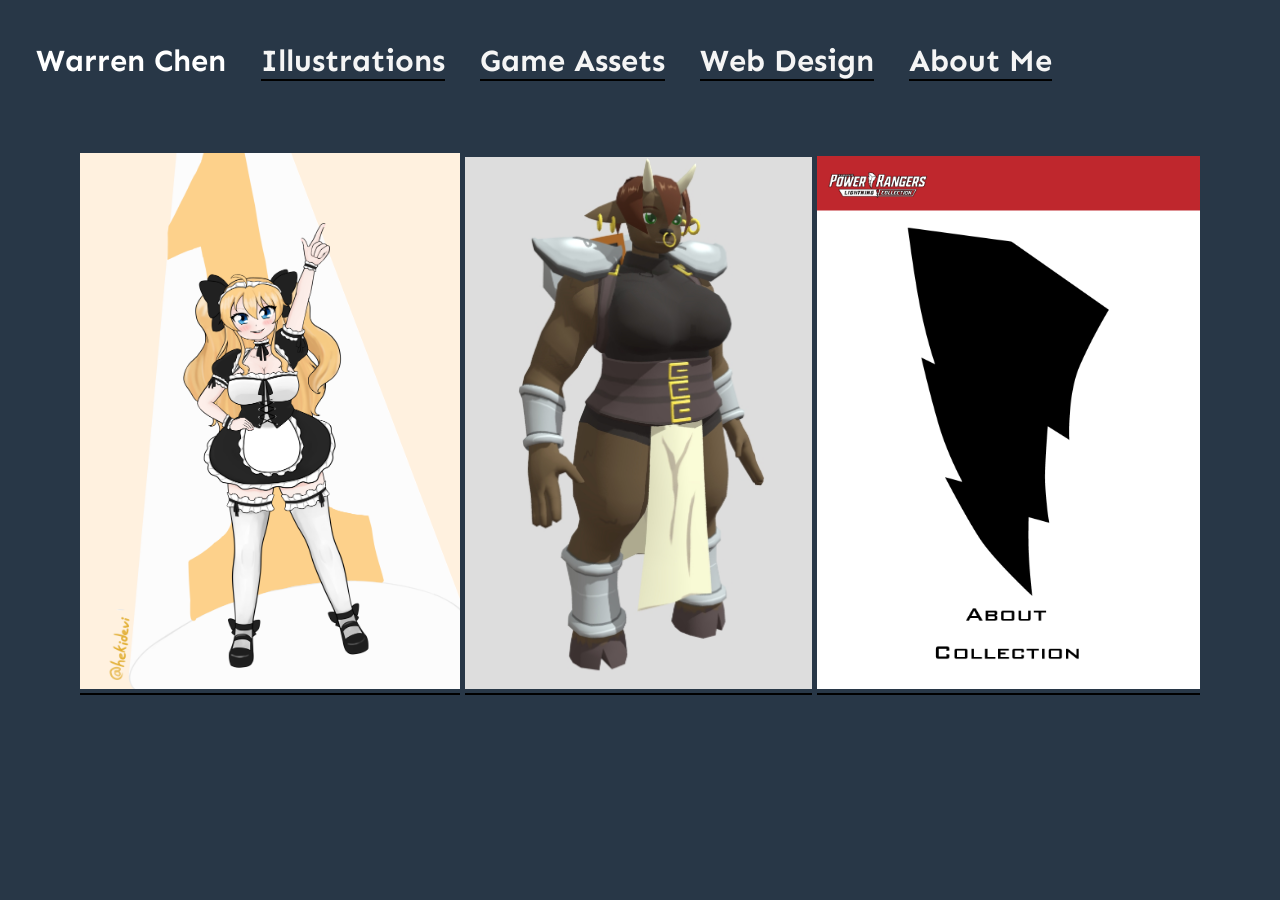
<file: index.html>
<!DOCTYPE html>
<html>
  <head>
    <title>Warren Chen</title>
    <link href="https://fonts.googleapis.com/css?family=Sen&display=swap" rel="stylesheet">
    <link rel="stylesheet" href="main.css">
  </head>
  <body>
    <div id="container">
      <div class="header">
        <div class="link">
          <h1>Warren Chen</h1>
        </div>
        <div class="link">
          <h1><a href="illustrations/index.html">Illustrations</a></h1>
        </div>
        <div class="link">
          <h1><a href="assets/index.html">Game Assets</a></h1>
        </div>
        <div class="link">
          <h1><a href="webdesign/index.html">Web Design</a></h1>
        </div>
        <div class="link">
          <h1><a href="aboutme/index.html">About Me</a></h1>
        </div>
      </div>
      <a href="illustrations/index.html"><img class="click" src="img/Takako1st.png" width="30%"></a>
      <a href="assets/index.html"><img class="click" src="img/minotaur.jpg" width="27.5%"></a>
      <a href="webdesign/index.html"><img class="click" src="img/Home_1024.png" width="30.25%" height="auto"></a>
    </div>
  </body>
</html>
</file>
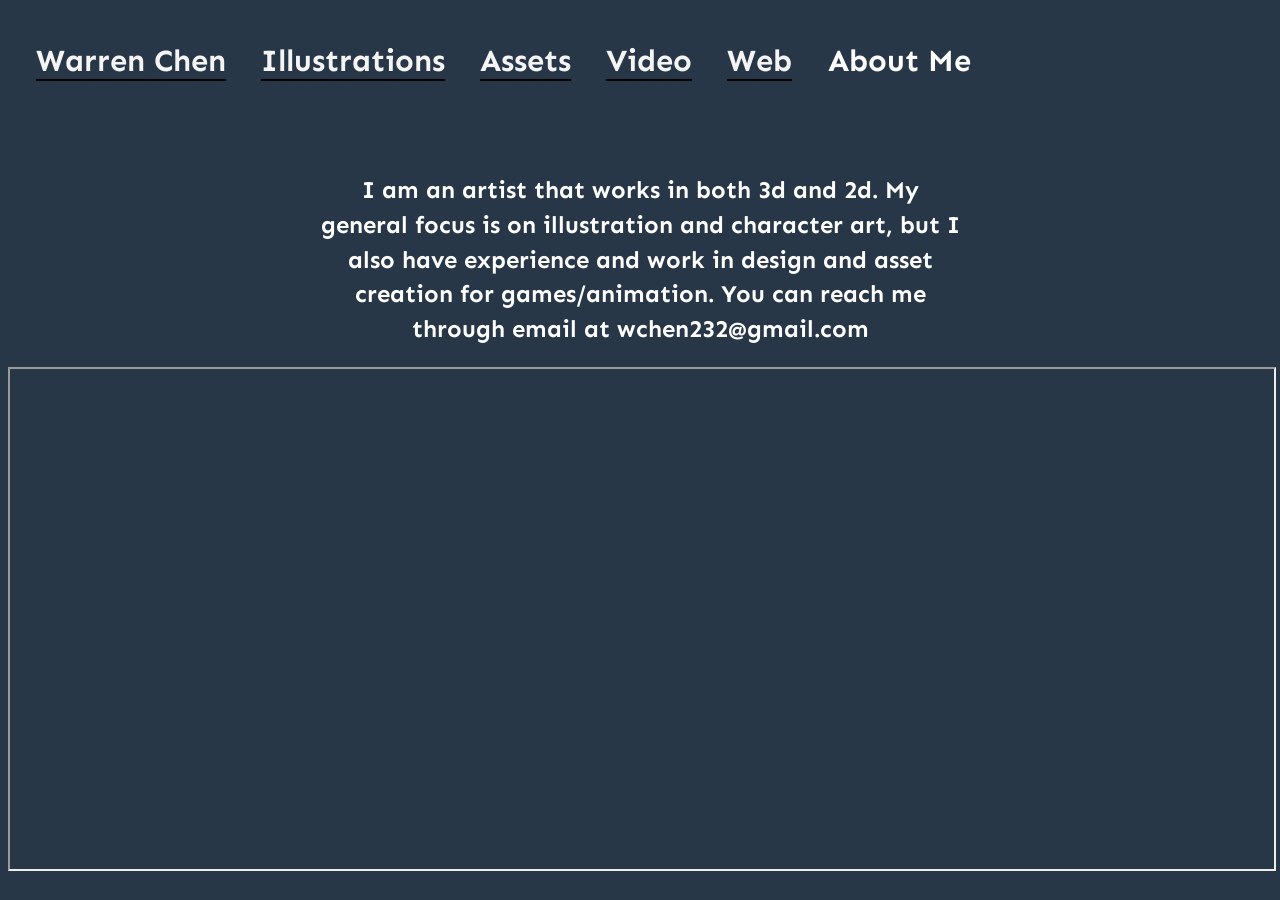
<file: aboutme/index.html>
<!DOCTYPE html>
<html>
  <head>
    <title>Warren Chen</title>
    <link href="https://fonts.googleapis.com/css?family=Sen&display=swap" rel="stylesheet">
    <link rel="stylesheet" href="../main.css">
  </head>
  <body>
    <div id="container">
      <div class="header">
        <div class="link">
          <h1><a href="../index.html">Warren Chen</a></h1>
        </div>
        <div class="link">
          <h1><a href="../illustrations/index.html">Illustrations</a></h1>
        </div>
        <div class="link">
          <h1><a href="../assets/index.html">Assets</a></h1>
        </div>
        <div class="link">
          <h1><a href="../live2d/index.html">Video</a></h1>
        </div>
        <div class="link">
          <h1><a href="../webdesign/index.html">Web</a></h1>
        </div>
        <div class="link">
          <h1>About Me</h1>
        </div>
      </div>
    <div class="text">
      <h2>I am an artist that works in both 3d and 2d. My general focus is on illustration and character art, but I also have experience and work in design and asset creation for games/animation. You can reach me through email at wchen232@gmail.com</h2>
    </div>
    <iframe src="../img/Resume.pdf" width="100%" height="500px">
    </iframe>
    </div>
  </body>
</html>
</file>
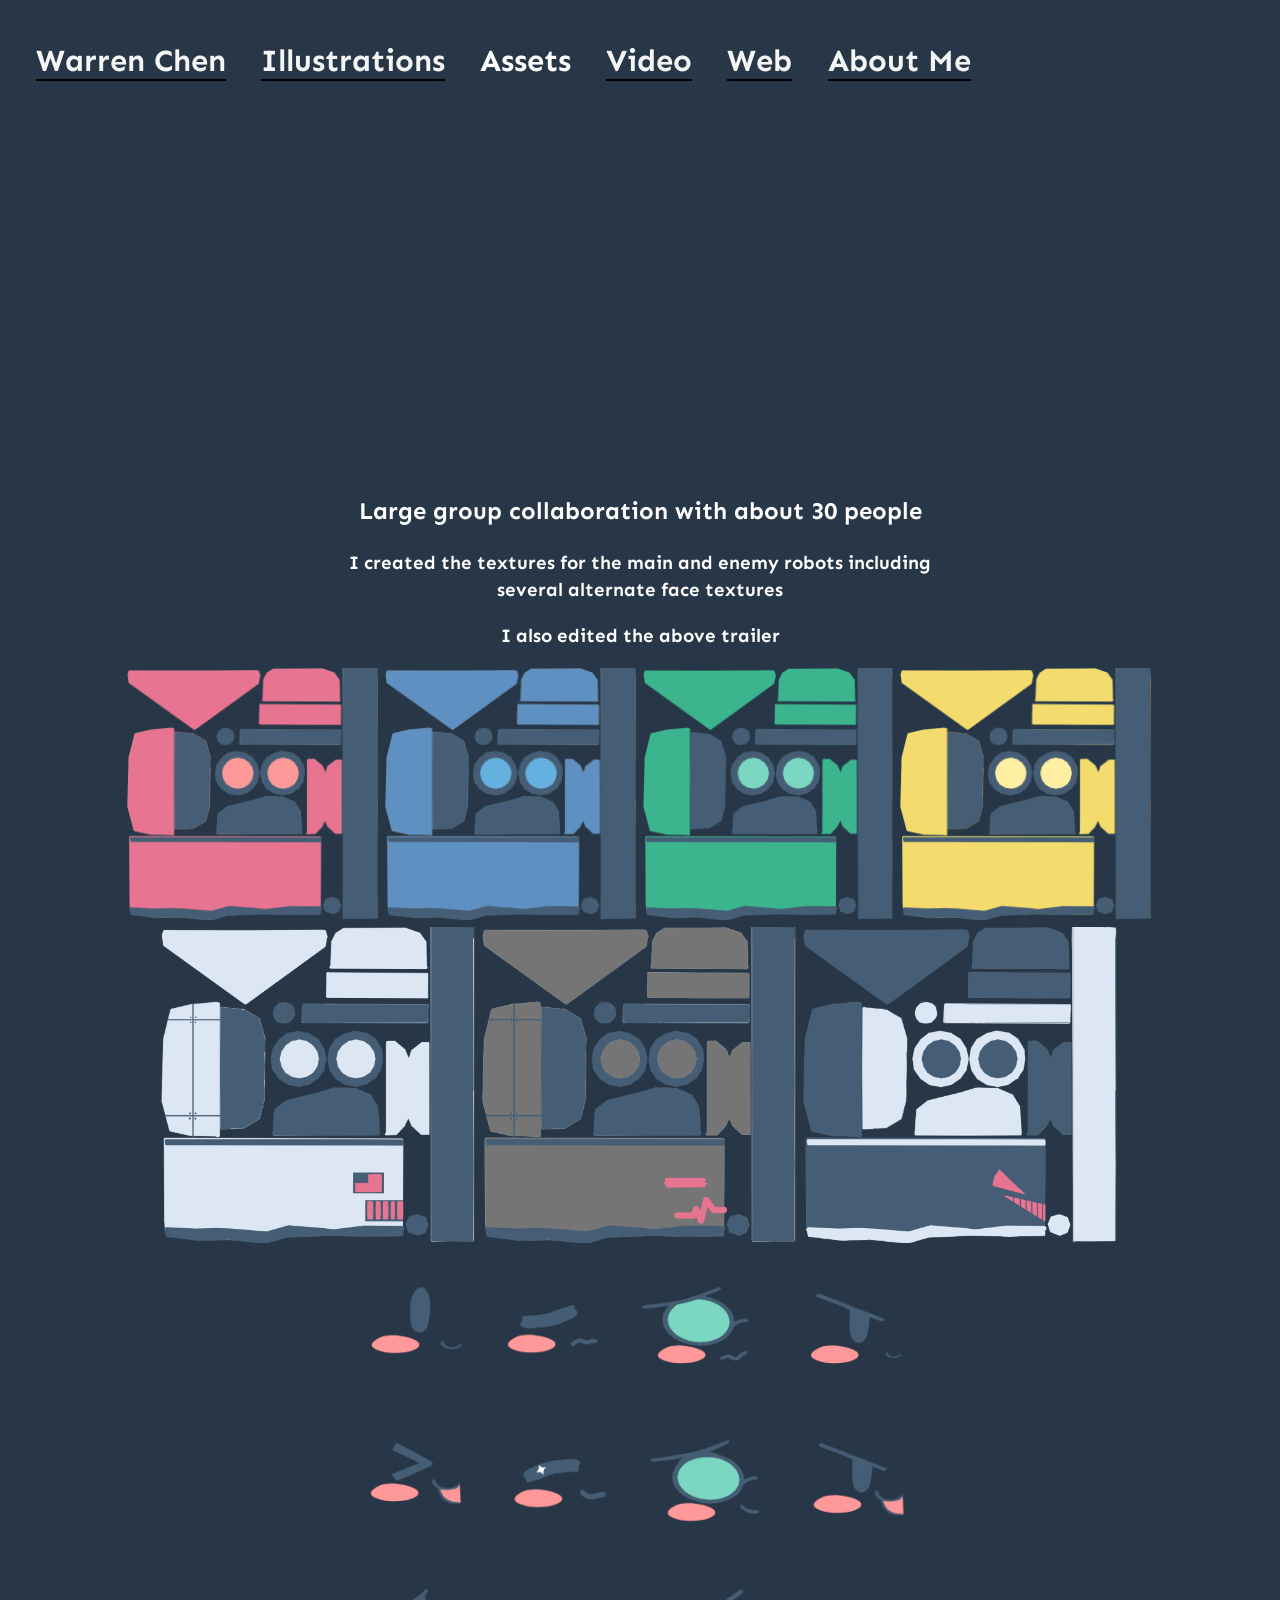
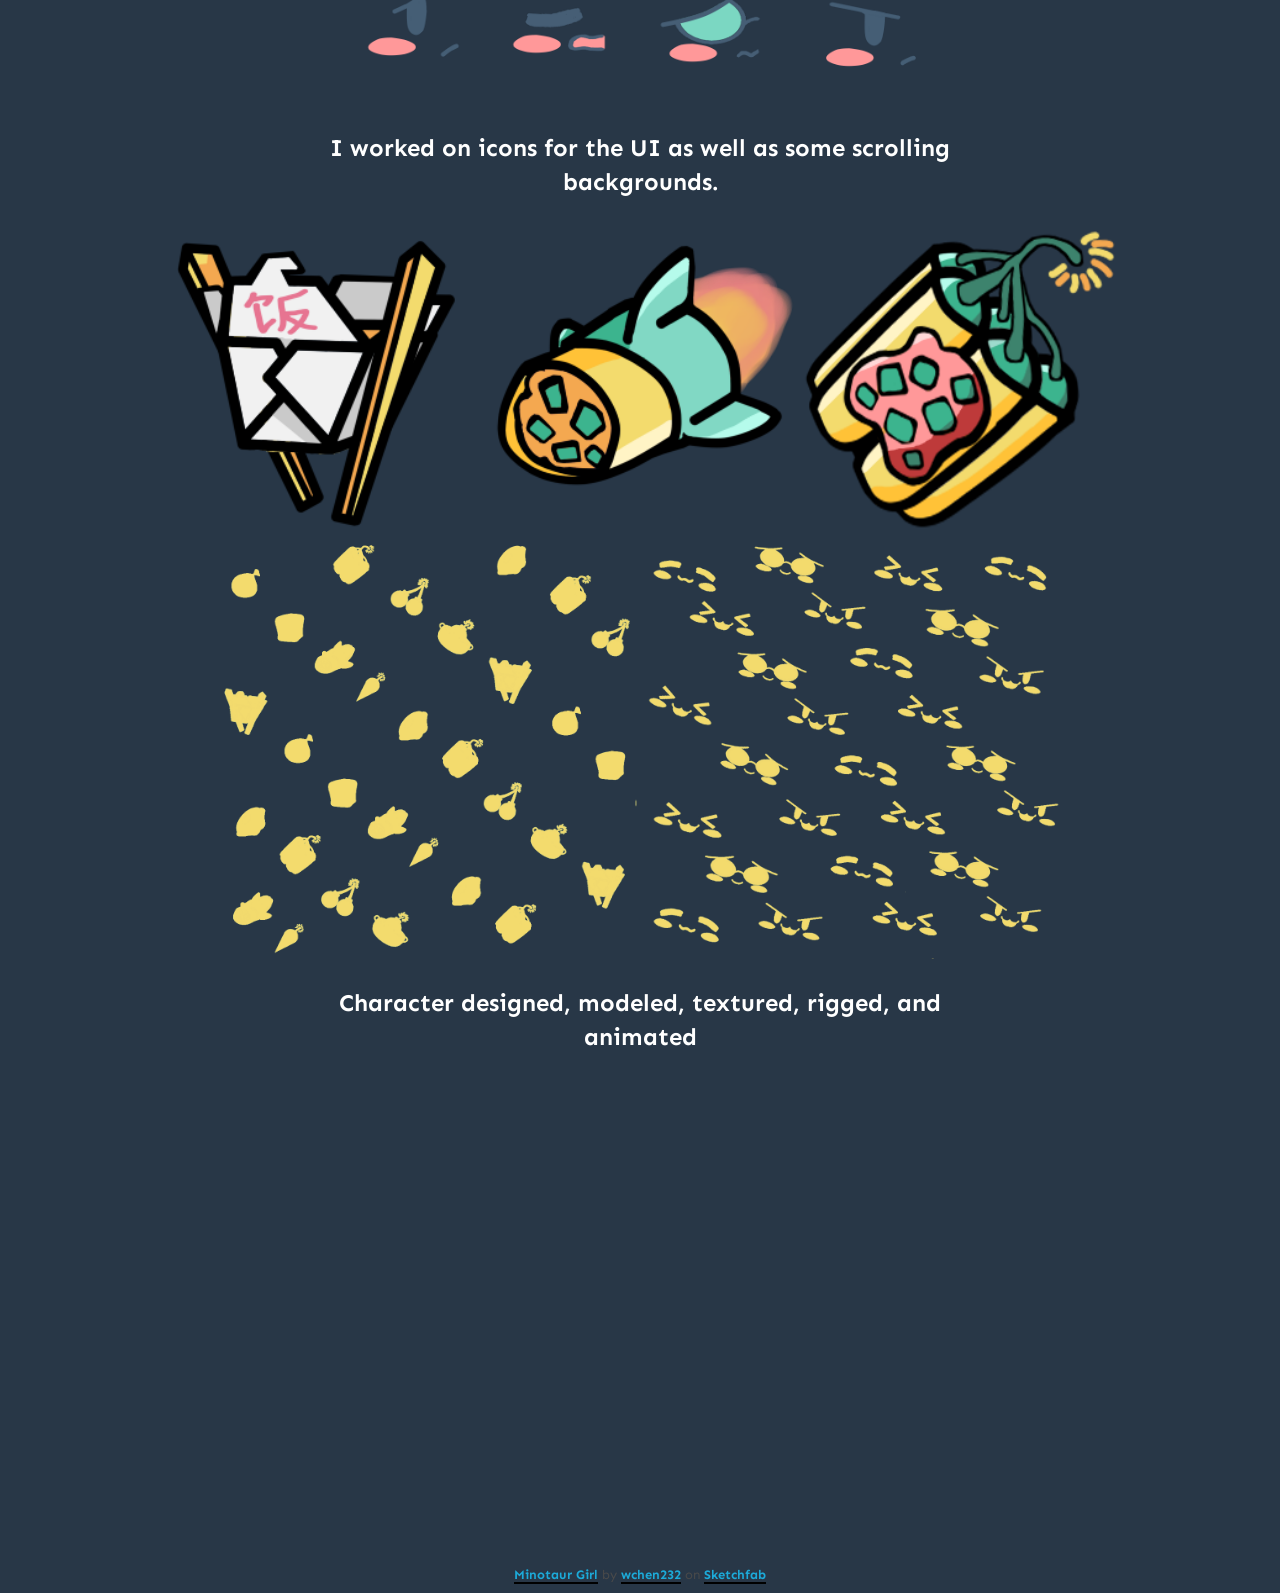
<file: assets/index.html>
<!DOCTYPE html>
<html>
  <head>
    <title>Warren Chen</title>
    <link href="https://fonts.googleapis.com/css?family=Sen&display=swap" rel="stylesheet">
    <link rel="stylesheet" href="../main.css">
  </head>
  <body>
    <div id="container">
      <div class="header">
        <div class="link">
          <h1><a href="../index.html">Warren Chen</a></h1>
        </div>
        <div class="link">
          <h1><a href="../illustrations/index.html">Illustrations</a></h1>
        </div>
        <div class="link">
          <h1>Assets</h1>
        </div>
        <div class="link">
          <h1><a href="../live2d/index.html">Video</a></h1>
        </div>
        <div class="link">
          <h1><a href="../webdesign/index.html">Web</a></h1>
        </div>
        <div class="link">
          <h1><a href="../aboutme/index.html">About Me</a></h1>
        </div>
      </div>
      <iframe width="560" height="315" src="https://www.youtube.com/embed/QvZYM_ALi8c" frameborder="0" allow="accelerometer; autoplay; encrypted-media; gyroscope; picture-in-picture" allowfullscreen></iframe>
      <div class="text">
        <h2>Large group collaboration with about 30 people</h2>
        <h3>I created the textures for the main and enemy robots including several alternate face textures</h3>
        <h3>I also edited the above trailer</h3>
      </div>
      <img class = "zoom" src="../img/Robot_tex_RED.png" width="20%" height="auto" float="left">
        <img class = "zoom" src="../img/Robot_tex_BLU.png" width="20%" height="auto" float="left">
        <img class = "zoom" src="../img/Robot_tex_GRN.png" width="20%" height="auto" float="left">
        <img class = "zoom" src="../img/Robot_tex_YLW.png" width="20%" height="auto" float="left">
      <img class = "zoom" src="../img/enemy1_tex_.png" width="25%" height="auto" float="left">
        <img class = "zoom" src="../img/enemy2_tex_.png" width="25%" height="auto" float="left">
        <img class = "zoom" src="../img/enemy3_tex_.png" width="25%" height="auto" float="left">
      <img class = "zoom" src="../img/faces.png" width="50%" height="auto" float="left">

      <div class="text">
        <h2>I worked on icons for the UI as well as some scrolling backgrounds.</h2>
      </div>
      <img class = "zoom" src="../img/walker_icon.png" width="25%" height="auto" float="left">
        <img class = "zoom" src="../img/burrito_icon.png" width="25%" height="auto" float="left">
        <img class = "zoom" src="../img/dineamite_icon.png" width="25%" height="auto" float="left">
      <img class = "zoom" src="../img/yel_org_icons.png" width="33%" height="auto" float="left">
        <img class = "zoom" src="../img/yel_facesForScroll.png" width="33%" height="auto" float="left">
      <div class="text">
        <h2>Character designed, modeled, textured, rigged, and animated</h2>
      </div>
      <div class="sketchfab-embed-wrapper">
        <iframe title="A 3D model" width="640" height="480" src="https://sketchfab.com/models/f3d5f5abe3cc4332af24724077823550/embed?preload=1&amp;ui_controls=1&amp;ui_infos=1&amp;ui_inspector=1&amp;ui_stop=1&amp;ui_watermark=1&amp;ui_watermark_link=1" frameborder="0" allow="autoplay; fullscreen; vr" mozallowfullscreen="true" webkitallowfullscreen="true"></iframe>
          <p style="font-size: 13px; font-weight: normal; margin: 5px; color: #4A4A4A;">
            <a href="https://sketchfab.com/3d-models/minotaur-girl-f3d5f5abe3cc4332af24724077823550?utm_medium=embed&utm_source=website&utm_campaign=share-popup" target="_blank" style="font-weight: bold; color: #1CAAD9;">Minotaur Girl</a>
            by <a href="https://sketchfab.com/wchen232?utm_medium=embed&utm_source=website&utm_campaign=share-popup" target="_blank" style="font-weight: bold; color: #1CAAD9;">wchen232</a>
            on <a href="https://sketchfab.com?utm_medium=embed&utm_source=website&utm_campaign=share-popup" target="_blank" style="font-weight: bold; color: #1CAAD9;">Sketchfab</a>
          </p>
        </div>
    </div>
  </body>
</html>
</file>
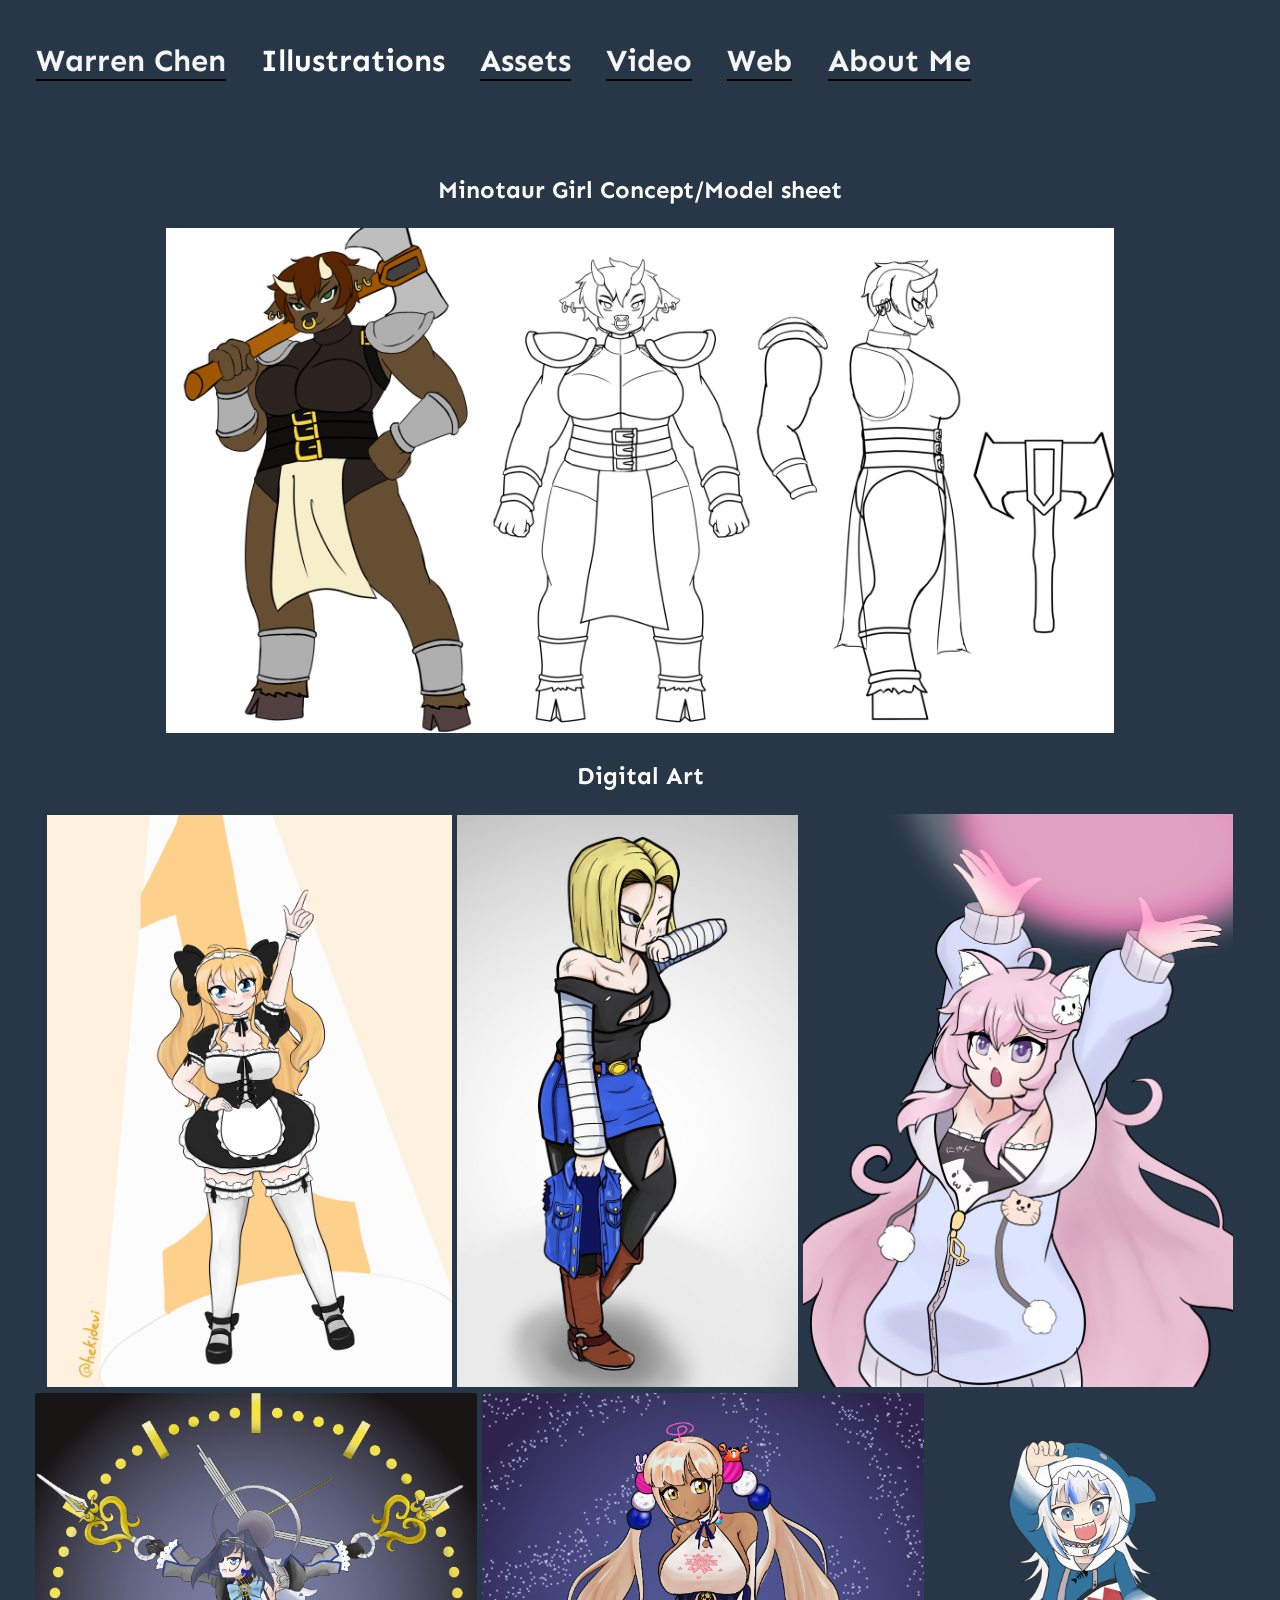
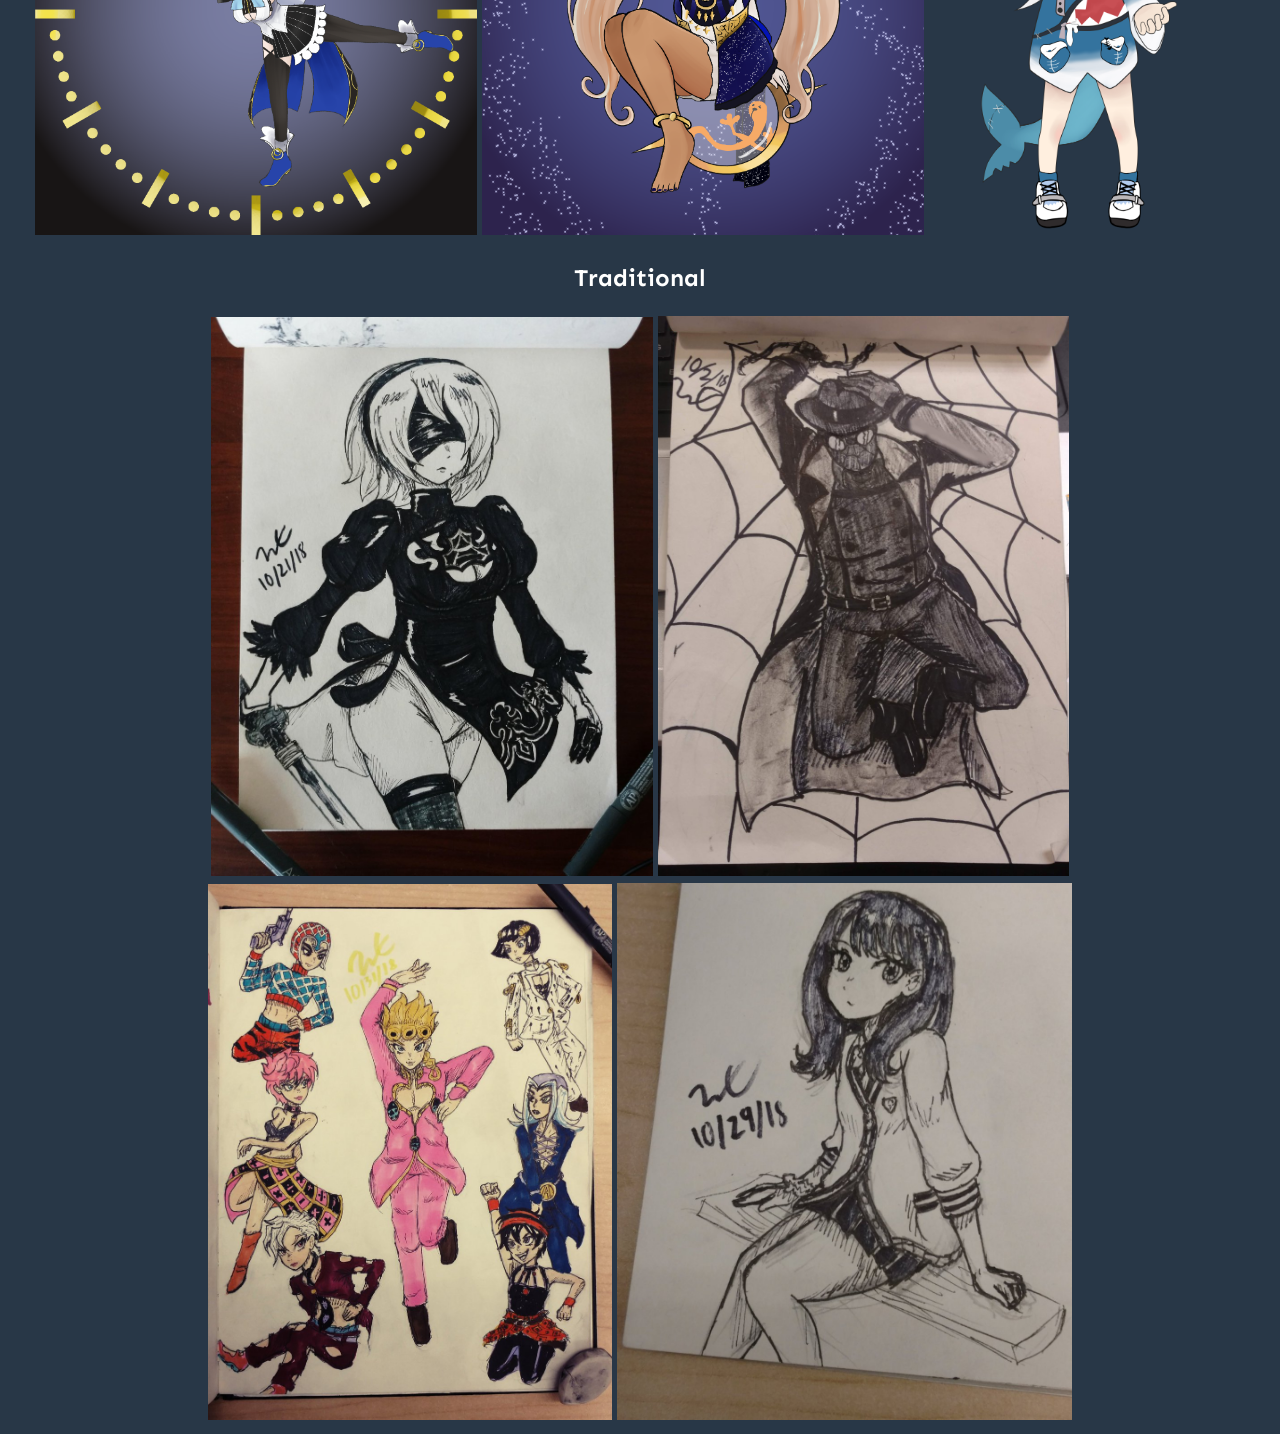
<file: illustrations/index.html>
<!DOCTYPE html>
<html>
  <head>
    <title>2D Art</title>
    <link href="https://fonts.googleapis.com/css?family=Sen&display=swap" rel="stylesheet">
    <link rel="stylesheet" href="../main.css">
  </head>
  <body>
    <div id="container">
      <div class="header">
        <div class="link">
          <h1><a href="../index.html">Warren Chen</a></h1>
        </div>
        <div class="link">
          <h1>Illustrations</h1>
        </div>
        <div class="link">
          <h1><a href="../assets/index.html">Assets</a></h1>
        </div>
        <div class="link">
          <h1><a href="../live2d/index.html">Video</a></h1>
        </div>
        <div class="link">
          <h1><a href="../webdesign/index.html">Web</a></h1>
        </div>
        <div class="link">
          <h1><a href="../aboutme/index.html">About Me</a></h1>
        </div>
      </div>

      <div class="text">
        <h2>Minotaur Girl Concept/Model sheet</h2>
      </div>
      <img class="zoom" src="../img/mino_concept.png" width="75%" height="auto">

      <div class="text"><h2>Digital Art</h2></div>
      <img class="zoom" src="../img/Takako1st.png" width="32%" height="auto" float="left">
        <img class="zoom" src="../img/c18.jpg" width="27%" height="auto" float="left">
        <img class="zoom" src="../img/nyantransparent.png" width="34%" height="auto" float="left">
        <img class="zoom" src="../img/kronii_clock.png" width="35%" height="auto" float="left">
        <img class="zoom" src="../img/sana2.png" width="35%" height="auto" float="left">
        <img class="zoom" src="../img/gura.png" width="25%" height="auto" float="left">
      <div class="text"><h2>Traditional</h2></div>
      <img class="zoom" src="../img/2b.jpg" width="35%" height="auto" float="left">
        <img class="zoom" src="../img/noire.jpg" width="32.5%" height="auto" float="left">
        <img class="zoom" src="../img/Giogio.jpg" width="32%" height="auto" float="left">
        <img class="zoom" src="../img/rikka.jpg" width="36%" height="auto" float="left">
    </div>
  </body>
</html>
</file>
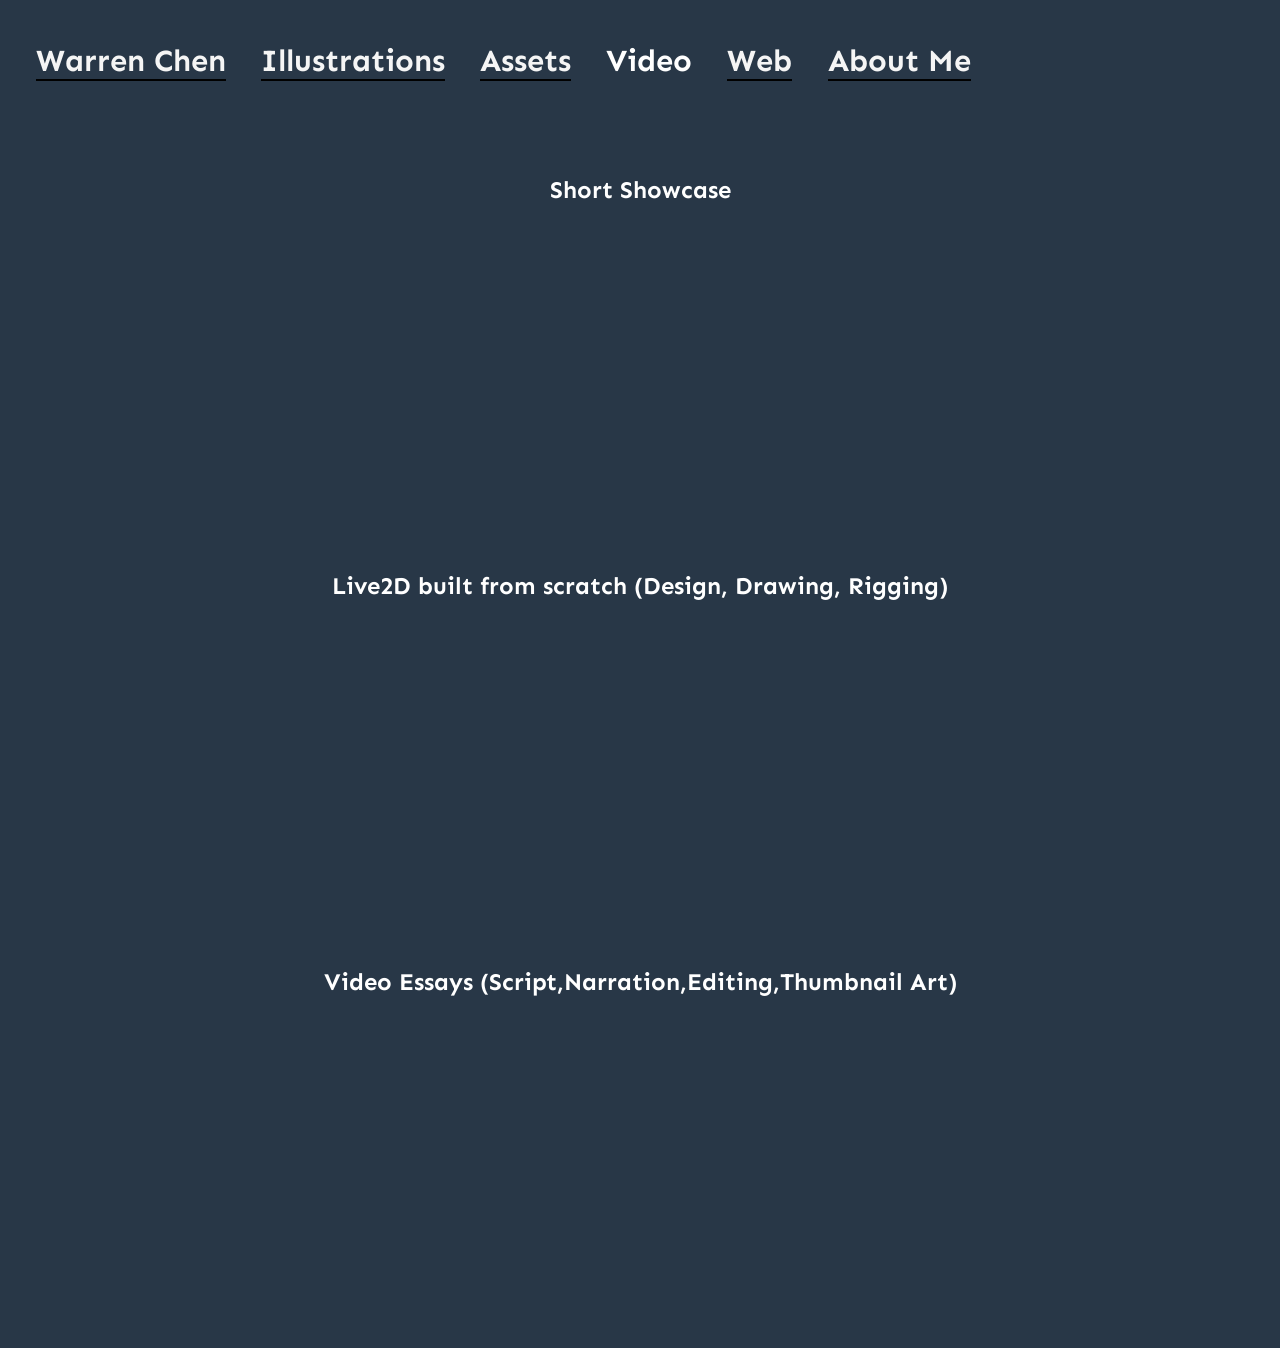
<file: live2d/index.html>
<!DOCTYPE html>
<html>
  <head>
    <title>Warren Chen</title>
    <link href="https://fonts.googleapis.com/css?family=Sen&display=swap" rel="stylesheet">
    <link rel="stylesheet" href="../main.css">
  </head>
  <body>
    <div id="container">
      <div class="header">
        <div class="link">
          <h1><a href="../index.html">Warren Chen</a></h1>
        </div>
        <div class="link">
          <h1><a href="../illustrations/index.html">Illustrations</a></h1>
        </div>
        <div class="link">
          <h1><a href="../assets/index.html">Assets</a></h1>
        </div>
        <div class="link">
          <h1>Video</h1>
        </div>
        <div class="link">
          <h1><a href="../webdesign/index.html">Web</a></h1>
        </div>
        <div class="link">
          <h1><a href="../aboutme/index.html">About Me</a></h1>
        </div>
      </div>
      <div class="text">
        <h2>Short Showcase</h2>
      </div>
      <iframe width="560" height="315" src="https://www.youtube.com/embed/fBUUVFAjvAA" title="YouTube video player" frameborder="0" allow="accelerometer; autoplay; clipboard-write; encrypted-media; gyroscope; picture-in-picture" allowfullscreen></iframe>
      <div class="text">
        <h2>Live2D built from scratch (Design, Drawing, Rigging)</h2>
      </div>
      <iframe width="560" height="315" src="https://www.youtube.com/embed/l1XCrDMUYEM" title="YouTube video player" frameborder="0" allow="accelerometer; autoplay; clipboard-write; encrypted-media; gyroscope; picture-in-picture" allowfullscreen></iframe>
      <div class="text">
        <h2>Video Essays (Script,Narration,Editing,Thumbnail Art)</h2>
      </div>
      <iframe width="560" height="315" src="https://www.youtube.com/embed/VyfBCxbqoS0" title="YouTube video player" frameborder="0" allow="accelerometer; autoplay; clipboard-write; encrypted-media; gyroscope; picture-in-picture" allowfullscreen></iframe>
      <iframe width="560" height="315" src="https://www.youtube.com/embed/VjIvSnW0ts8" title="YouTube video player" frameborder="0" allow="accelerometer; autoplay; clipboard-write; encrypted-media; gyroscope; picture-in-picture" allowfullscreen></iframe>
    </div>
  </body>
</html>
</file>
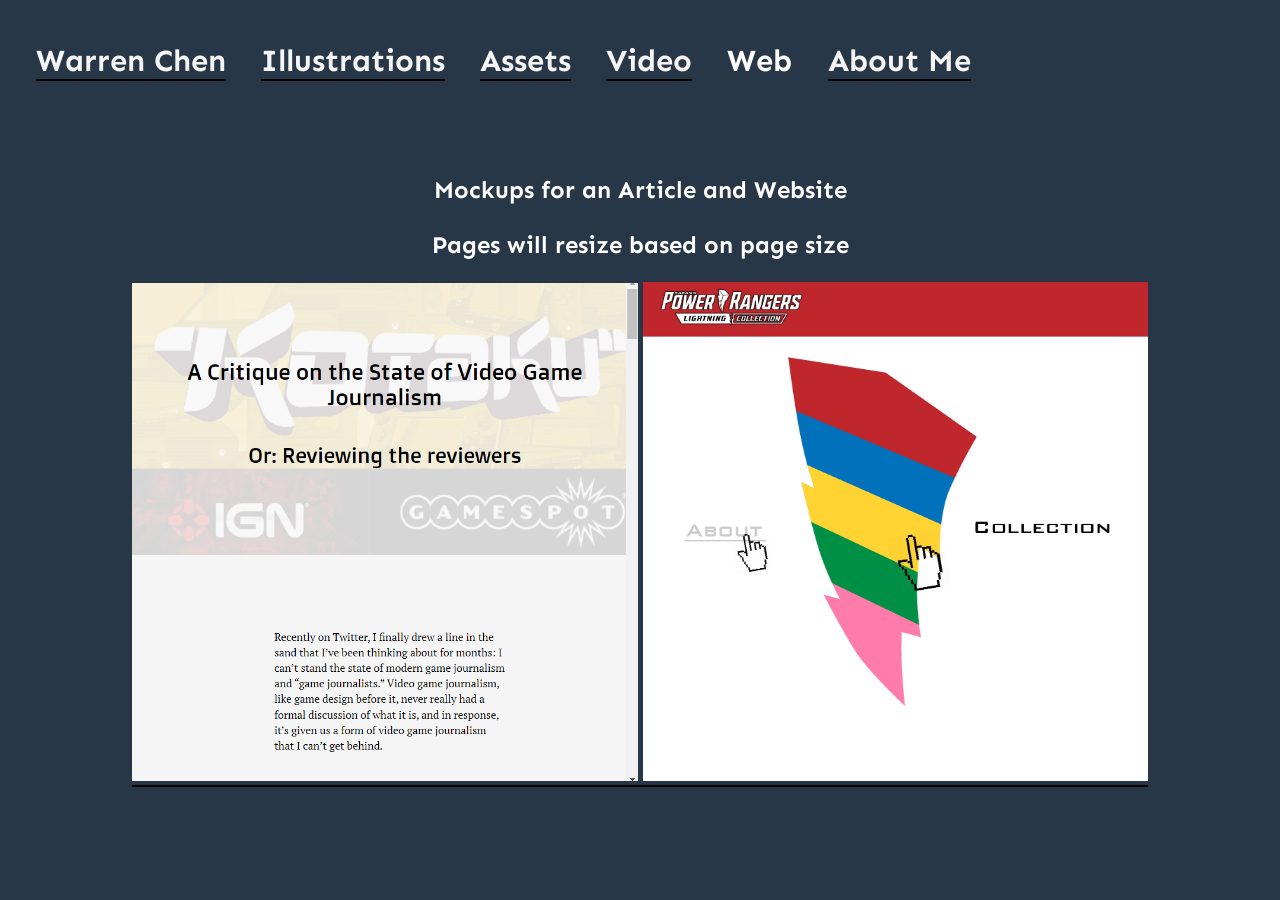
<file: webdesign/index.html>
<!DOCTYPE html>
<html>
  <head>
    <title>Warren Chen</title>
    <link href="https://fonts.googleapis.com/css?family=Sen&display=swap" rel="stylesheet">
    <link rel="stylesheet" href="../main.css">
  </head>
  <body>
    <div id="container">
      <div class="header">
        <div class="link">
          <h1><a href="../index.html">Warren Chen</a></h1>
        </div>
        <div class="link">
          <h1><a href="../illustrations/index.html">Illustrations</a></h1>
        </div>
        <div class="link">
          <h1><a href="../assets/index.html">Assets</a></h1>
        </div>
        <div class="link">
          <h1><a href="../live2d/index.html">Video</a></h1>
        </div>
        <div class="link">
          <h1>Web</h1>
        </div>
        <div class="link">
          <h1><a href="../aboutme/index.html">About Me</a></h1>
        </div>
      </div>
      <div class="text">
        <h2>Mockups for an Article and Website</h2>
        <h2>Pages will resize based on page size</h2>
      </div>
      <a href="article/index.html">
        <img class="click" src="../img/journo.png" alt="asdf" width="40%">
      </a>
      <a href="mockups/index.html">
        <img class="click" src="mockups/img/Home_Hovers.jpg" alt="Lightning" width="40%">
      </a>
    </div>
  </body>
</html>
</file>
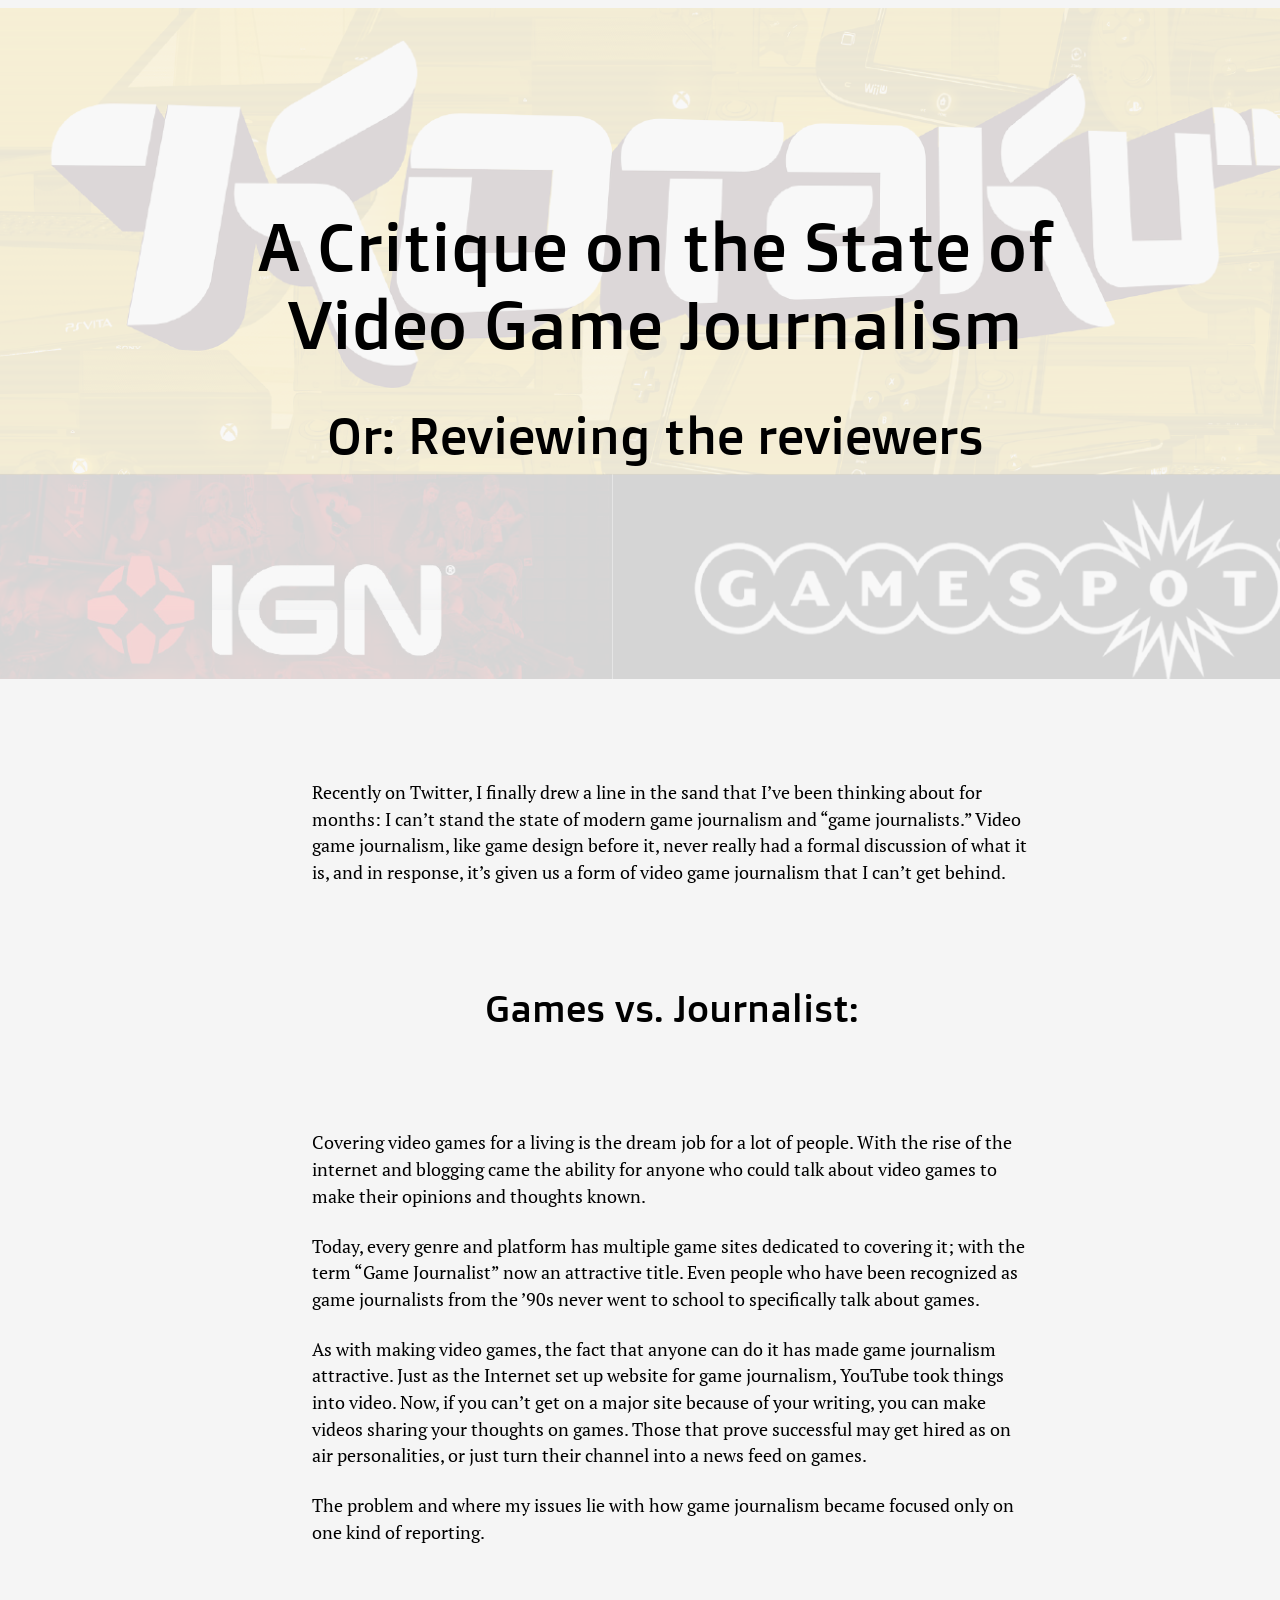
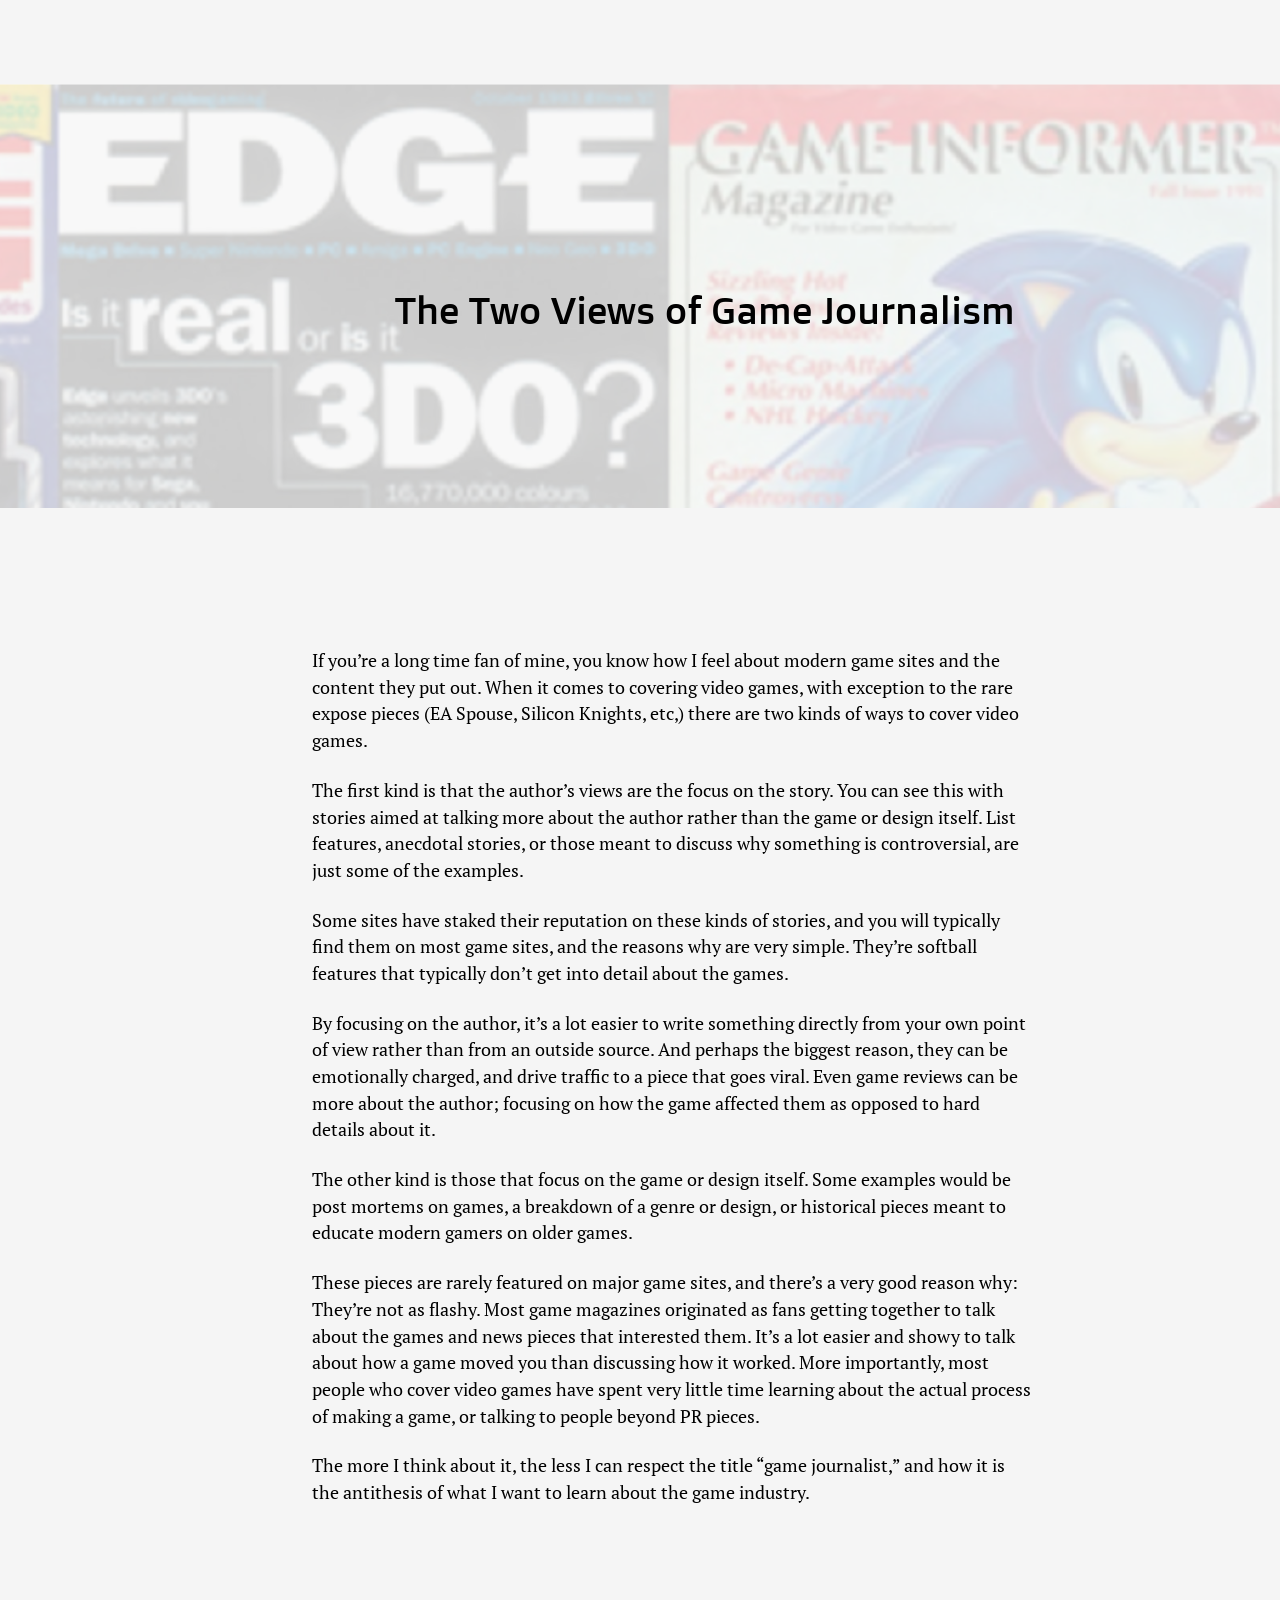
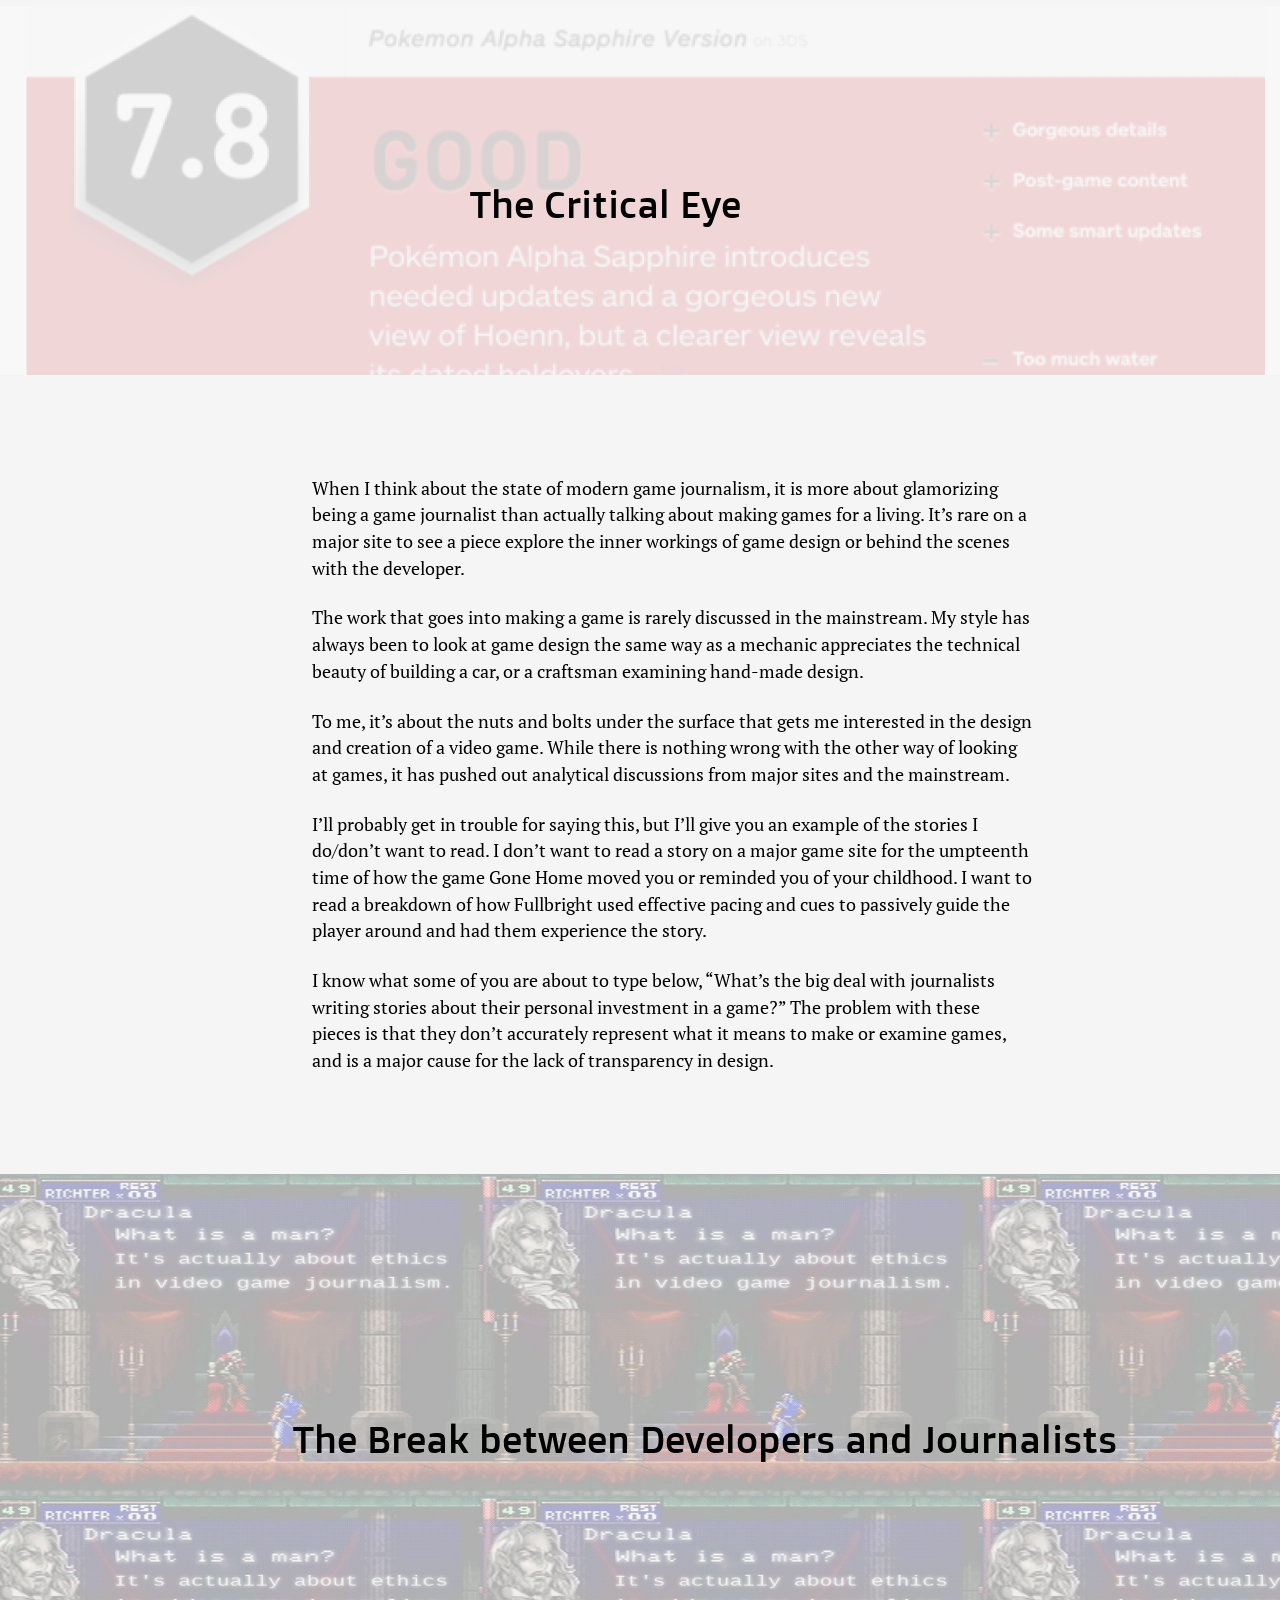
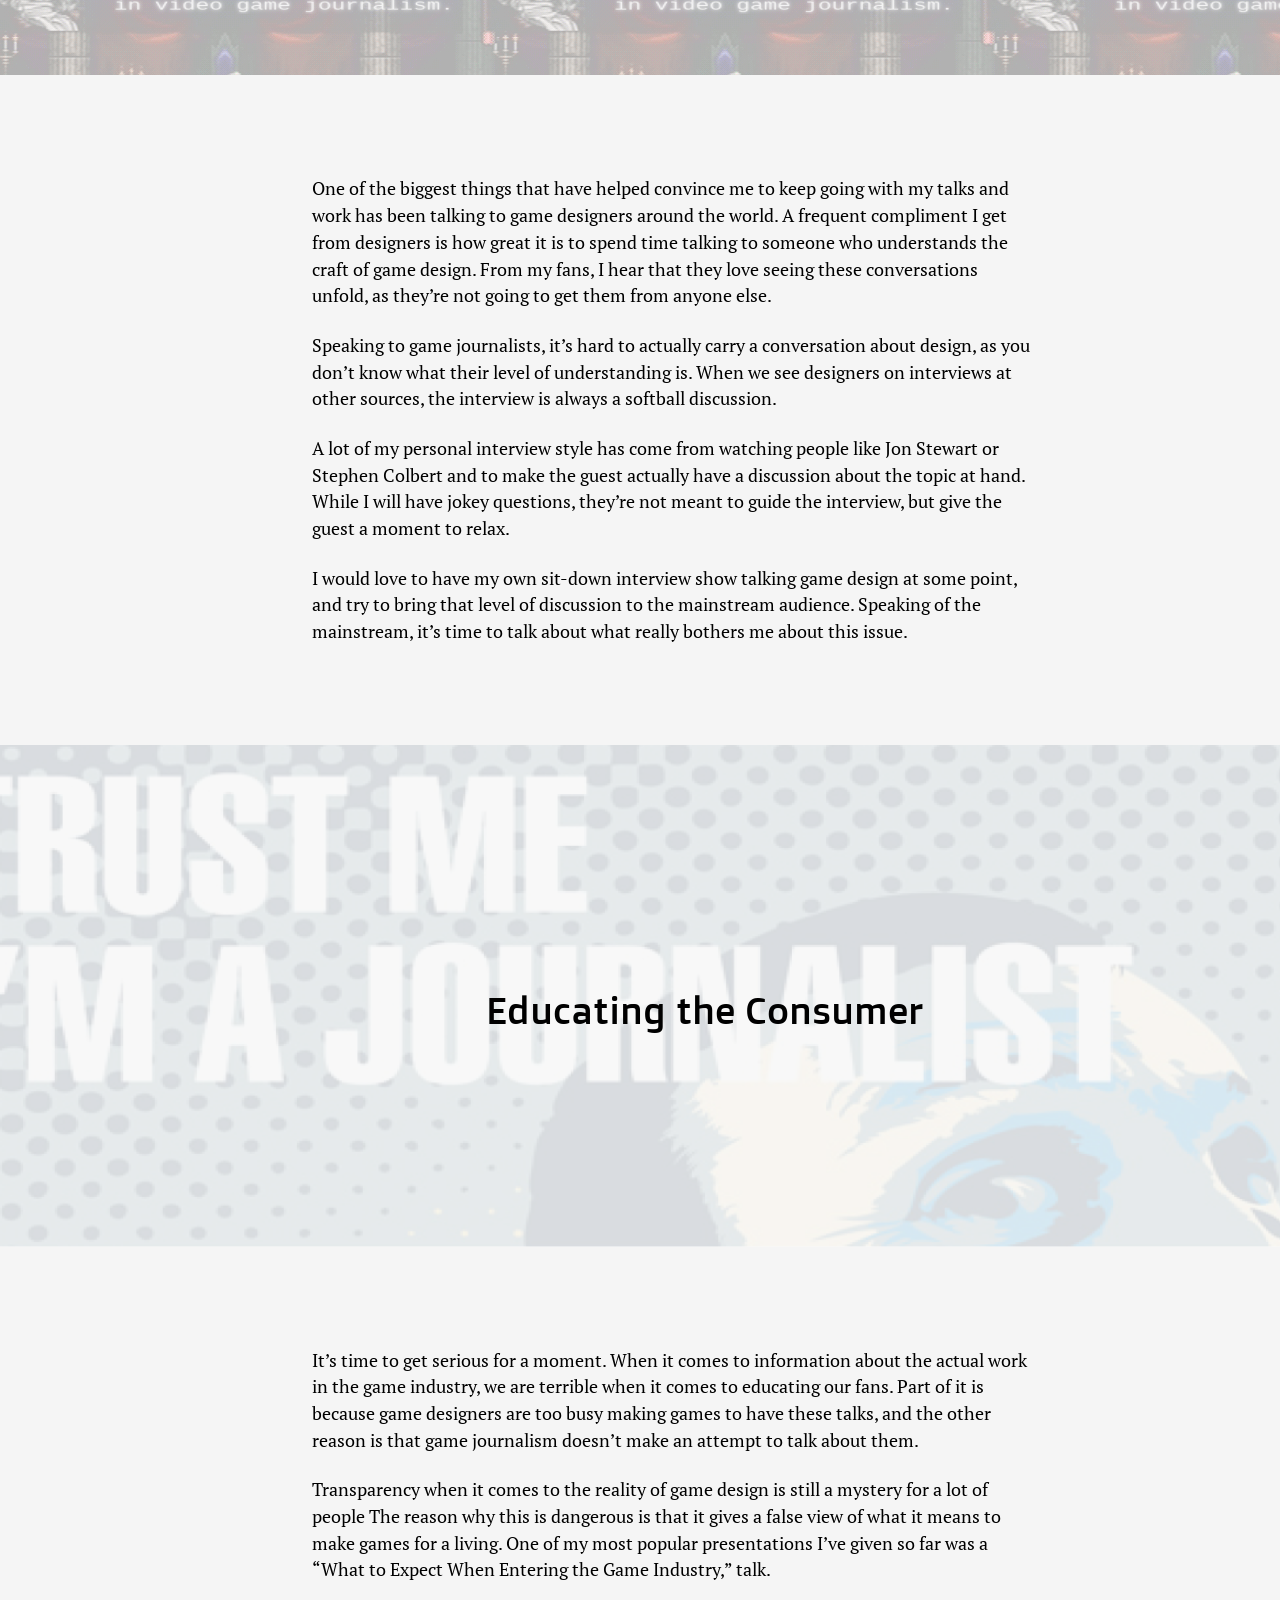
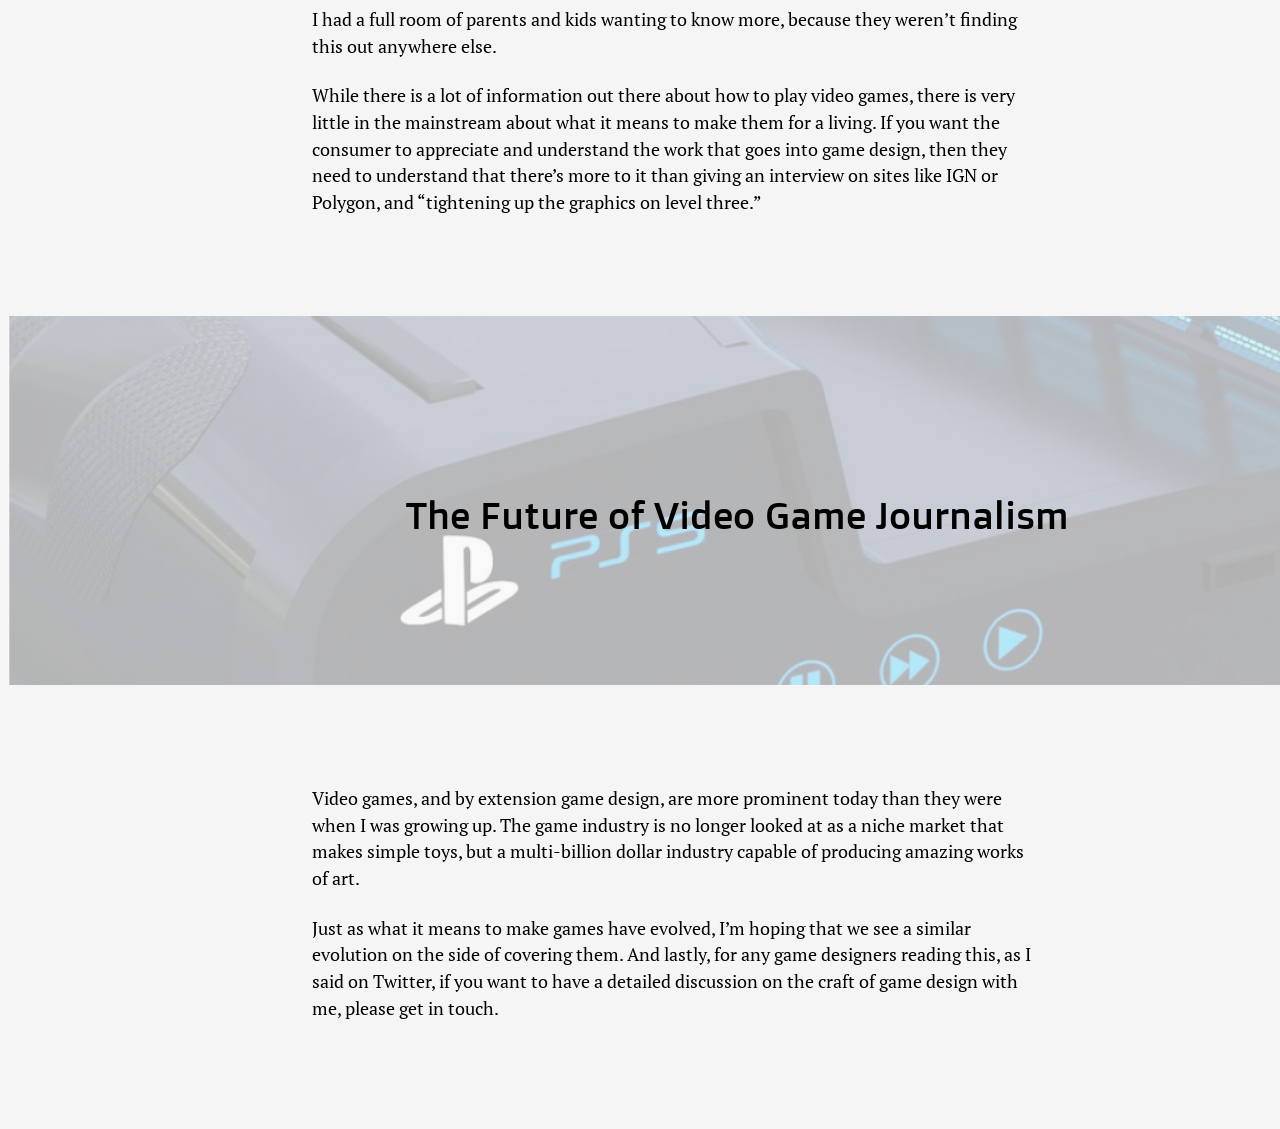
<file: webdesign/article/index.html>
<!DOCTYPE html>
<html>
  <head>
    <title>Project 3</title>
    <meta name="viewport" content="width=device-width">
    <link rel="stylesheet" href="article.css">
    <link href="https://fonts.googleapis.com/css?family=Doppio+One|PT+Serif&display=swap" rel="stylesheet">
  </head>
  <body>
    <div id="container" class="group">
      <div id="img1">
        <div class="heading">
          <h1>A Critique on the State of Video Game Journalism</h1>
          <h2>Or: Reviewing the reviewers</h2>
        </div>
      </div>

      <div class="textbox">

        <p>Recently on Twitter, I finally drew a line in the sand that I’ve been thinking about for months: I can’t stand the state of modern game journalism and “game journalists.” Video game journalism, like game design before it, never really had a formal discussion of what it is, and in response, it’s given us a form of video game journalism that I can’t get behind.
        </p>

      </div>

      <h3>Games vs. Journalist:</h3>

      <div class="textbox">

        <p>Covering video games for a living is the dream job for a lot of people. With the rise of the internet and blogging came the ability for anyone who could talk about video games to make their opinions and thoughts known.</p>

        <p>Today, every genre and platform has multiple game sites dedicated to covering it; with the term “Game Journalist” now an attractive title. Even people who have been recognized as game journalists from the ’90s never went to school to specifically talk about games.</p>

        <p>As with making video games, the fact that anyone can do it has made game journalism attractive. Just as the Internet set up website for game journalism, YouTube took things into video. Now, if you can’t get on a major site because of your writing, you can make videos sharing your thoughts on games. Those that prove successful may get hired as on air personalities, or just turn their channel into a news feed on games.</p>

        <p>The problem and where my issues lie with how game journalism became focused only on one kind of reporting.</p>

      </div>

      <div id="img2">
        <div class="heading">
          <h3>The Two Views of Game Journalism</h3>
        </div>
      </div>

      <div class="textbox">

        <p>If you’re a long time fan of mine, you know how I feel about modern game sites and the content they put out. When it comes to covering video games, with exception to the rare expose pieces (EA Spouse, Silicon Knights, etc,) there are two kinds of ways to cover video games.</p>

        <p>The first kind is that the author’s views are the focus on the story. You can see this with stories aimed at talking more about the author rather than the game or design itself. List features, anecdotal stories, or those meant to discuss why something is controversial, are just some of the examples.</p>

        <p>Some sites have staked their reputation on these kinds of stories, and you will typically find them on most game sites, and the reasons why are very simple. They’re softball features that typically don’t get into detail about the games.</p>

        <p>By focusing on the author, it’s a lot easier to write something directly from your own point of view rather than from an outside source. And perhaps the biggest reason, they can be emotionally charged, and drive traffic to a piece that goes viral. Even game reviews can be more about the author; focusing on how the game affected them as opposed to hard details about it.</p>

        <p>The other kind is those that focus on the game or design itself. Some examples would be post mortems on games, a breakdown of a genre or design, or historical pieces meant to educate modern gamers on older games.</p>

        <p>These pieces are rarely featured on major game sites, and there’s a very good reason why: They’re not as flashy. Most game magazines originated as fans getting together to talk about the games and news pieces that interested them. It’s a lot easier and showy to talk about how a game moved you than discussing how it worked. More importantly, most people who cover video games have spent very little time learning about the actual process of making a game, or talking to people beyond PR pieces.</p?>

        <p>The more I think about it, the less I can respect the title “game journalist,” and how it is the antithesis of what I want to learn about the game industry.</p>

      </div>


      <div id="img3">
        <div class="heading">
          <h3>The Critical Eye</h3>
        </div>
      </div>

      <div class="textbox">

        <p>When I think about the state of modern game journalism, it is more about glamorizing being a game journalist than actually talking about making games for a living. It’s rare on a major site to see a piece explore the inner workings of game design or behind the scenes with the developer.</p>

        <p>The work that goes into making a game is rarely discussed in the mainstream.
        My style has always been to look at game design the same way as a mechanic appreciates the technical beauty of building a car, or a craftsman examining hand-made design.</p>

        <p>To me, it’s about the nuts and bolts under the surface that gets me interested in the design and creation of a video game. While there is nothing wrong with the other way of looking at games, it has pushed out analytical discussions from major sites and the mainstream.</p>

        <p>I’ll probably get in trouble for saying this, but I’ll give you an example of the stories I do/don’t want to read. I don’t want to read a story on a major game site for the umpteenth time of how the game Gone Home moved you or reminded you of your childhood. I want to read a breakdown of how Fullbright used effective pacing and cues to passively guide the player around and had them experience the story.</p>

        <p>I know what some of you are about to type below, “What’s the big deal with journalists writing stories about their personal investment in a game?” The problem with these pieces is that they don’t accurately represent what it means to make or examine games, and is a major cause for the lack of transparency in design.</p>

      </div>

      <div id="img4">
        <div class="heading">
          <h3>The Break between Developers and Journalists</h3>
        </div>
      </div>

      <div class="textbox">

        <p>One of the biggest things that have helped convince me to keep going with my talks and work has been talking to game designers around the world. A frequent compliment I get from designers is how great it is to spend time talking to someone who understands the craft of game design. From my fans, I hear that they love seeing these conversations unfold, as they’re not going to get them from anyone else.</p>

        <p>Speaking to game journalists, it’s hard to actually carry a conversation about design, as you don’t know what their level of understanding is. When we see designers on interviews at other sources, the interview is always a softball discussion.
        </p>

        <p>A lot of my personal interview style has come from watching people like Jon Stewart or Stephen Colbert and to make the guest actually have a discussion about the topic at hand. While I will have jokey questions, they’re not meant to guide the interview, but give the guest a moment to relax.</p>

        <p>I would love to have my own sit-down interview show talking game design at some point, and try to bring that level of discussion to the mainstream audience. Speaking of the mainstream, it’s time to talk about what really bothers me about this issue.</p>

      </div>


      <div id="img5">
        <div class="heading">
          <h3>Educating the Consumer</h3>
        </div>
      </div>

      <div class="textbox">

        <p>It’s time to get serious for a moment. When it comes to information about the actual work in the game industry, we are terrible when it comes to educating our fans. Part of it is because game designers are too busy making games to have these talks, and the other reason is that game journalism doesn’t make an attempt to talk about them.</p>

        <p>Transparency when it comes to the reality of game design is still a mystery for a lot of people
        The reason why this is dangerous is that it gives a false view of what it means to make games for a living. One of my most popular presentations I’ve given so far was a “What to Expect When Entering the Game Industry,” talk.</p>

        <p>I had a full room of parents and kids wanting to know more, because they weren’t finding this out anywhere else.</p>

        <p>While there is a lot of information out there about how to play video games, there is very little in the mainstream about what it means to make them for a living. If you want the consumer to appreciate and understand the work that goes into game design, then they need to understand that there’s more to it than giving an interview on sites like IGN or Polygon, and “tightening up the graphics on level three.”</p>

      </div>


      <div id="img6">
        <div class="heading">
          <h3>The Future of Video Game Journalism</h3>
        </div>
      </div>

      <div class="textbox">

        <p>Video games, and by extension game design, are more prominent today than they were when I was growing up. The game industry is no longer looked at as a niche market that makes simple toys, but a multi-billion dollar industry capable of producing amazing works of art.</p>

        <p>Just as what it means to make games have evolved, I’m hoping that we see a similar evolution on the side of covering them. And lastly, for any game designers reading this, as I said on Twitter, if you want to have a detailed discussion on the craft of game design with me, please get in touch.</p>

      </div>
    </div>
  </body>
</html>
</file>
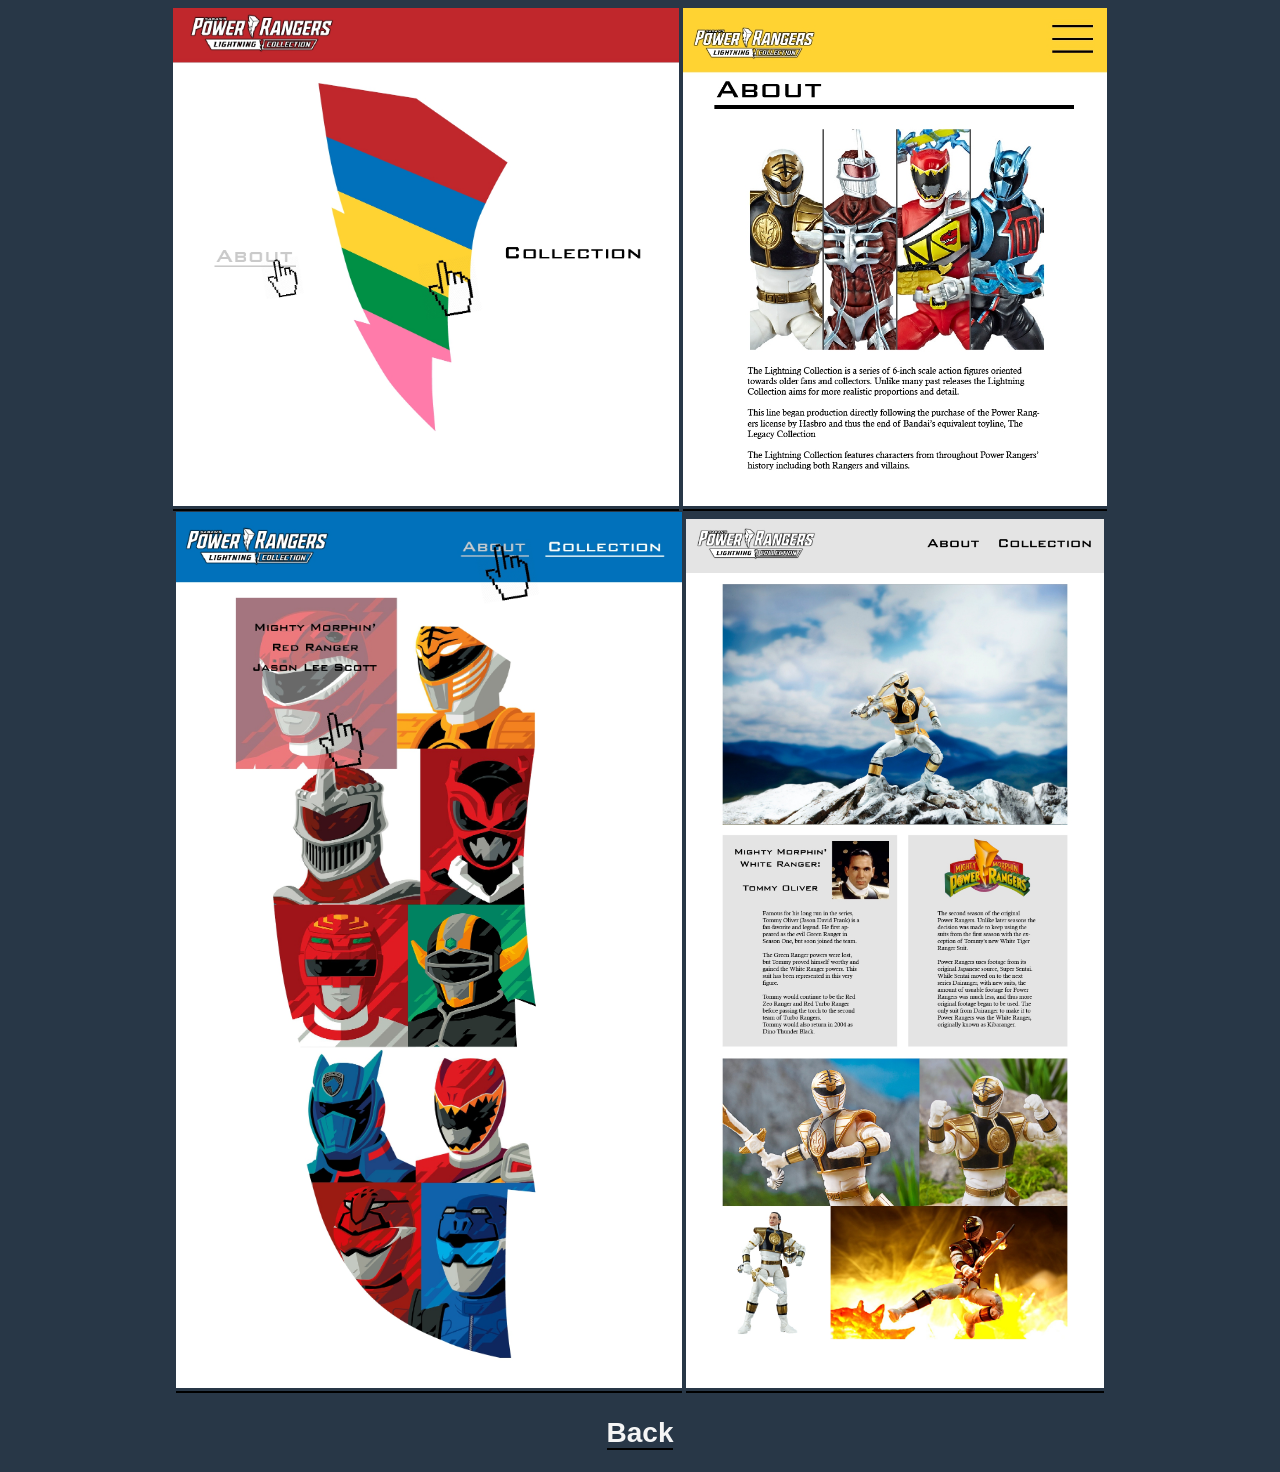
<file: webdesign/mockups/index.html>
<!DOCTYPE html>
<html>
  <head>
    <title>Lightning Collection</title>
    <link rel="stylesheet" href="../../main.css">
  </head>
  <body>
    <div id="container">
      <a href="homepg/index.html"><img src="img/Home_Hovers.jpg" alt="Homepage" class="click" width="40%"></a>
      <a href="abtpg/index.html"><img src="img/About_768.jpg" alt="About" class="click" width="33.5%"></a>
      <a href="collpg/index.html"><img src="img/Collection_hovers.jpg" alt="Collection" class="click" width="40%"></a>
      <a href="detpg/index.html"><img src="img/Details_1440_1.jpg" alt="Details" class="click" width="33%"></a>
      <h1><a href="../index.html">Back</a></h1>
    </div>
  </body>
</html>
</file>
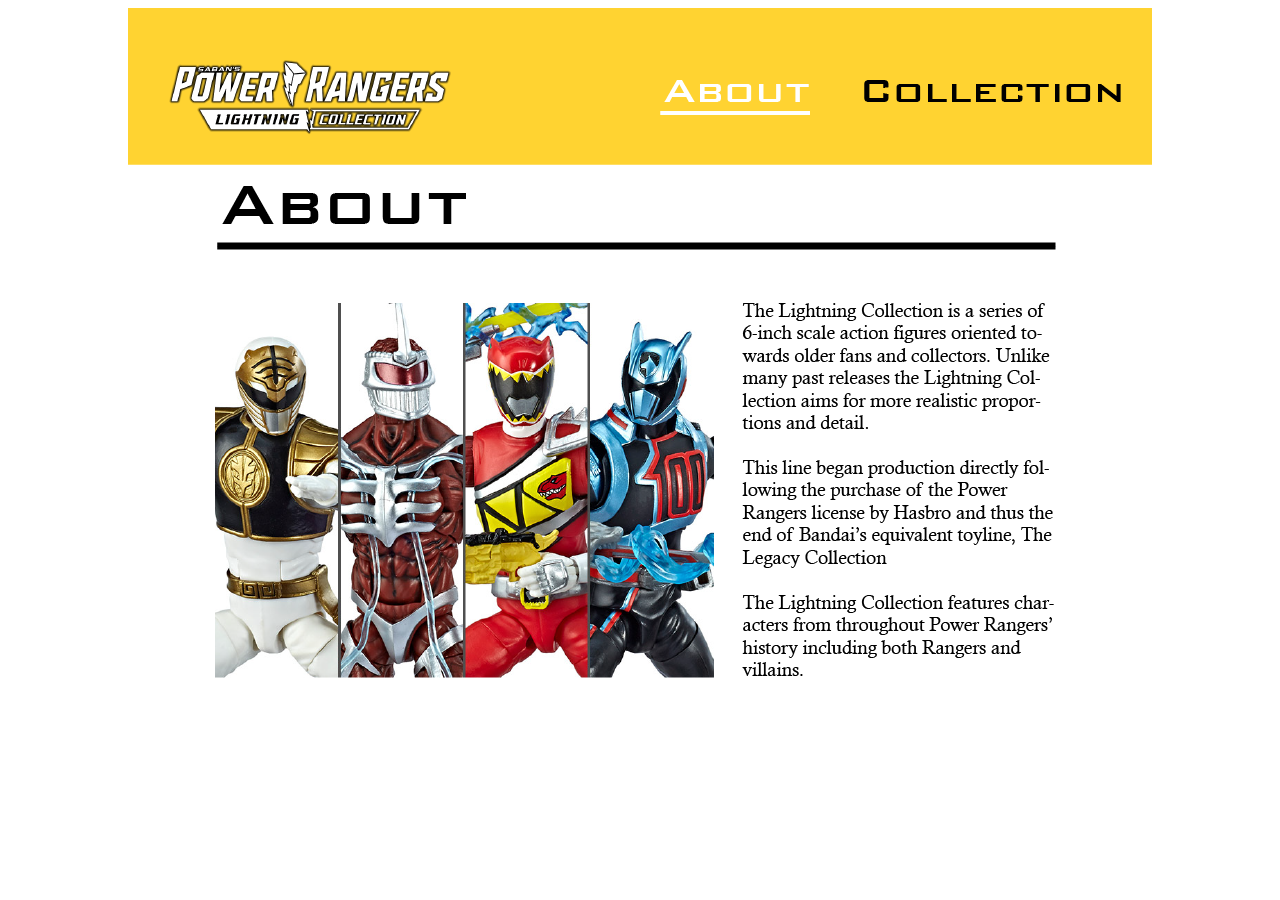
<file: webdesign/mockups/abtpg/index.html>
<!DOCTYPE html>
<html>
  <head>
    <title>Lightning Collection Homepages</title>
    <link rel="stylesheet" href="main.css">
  </head>
  <body>
    <div id="container">
      <div id="img"></div>
    </div>
  </body>
</html>
</file>
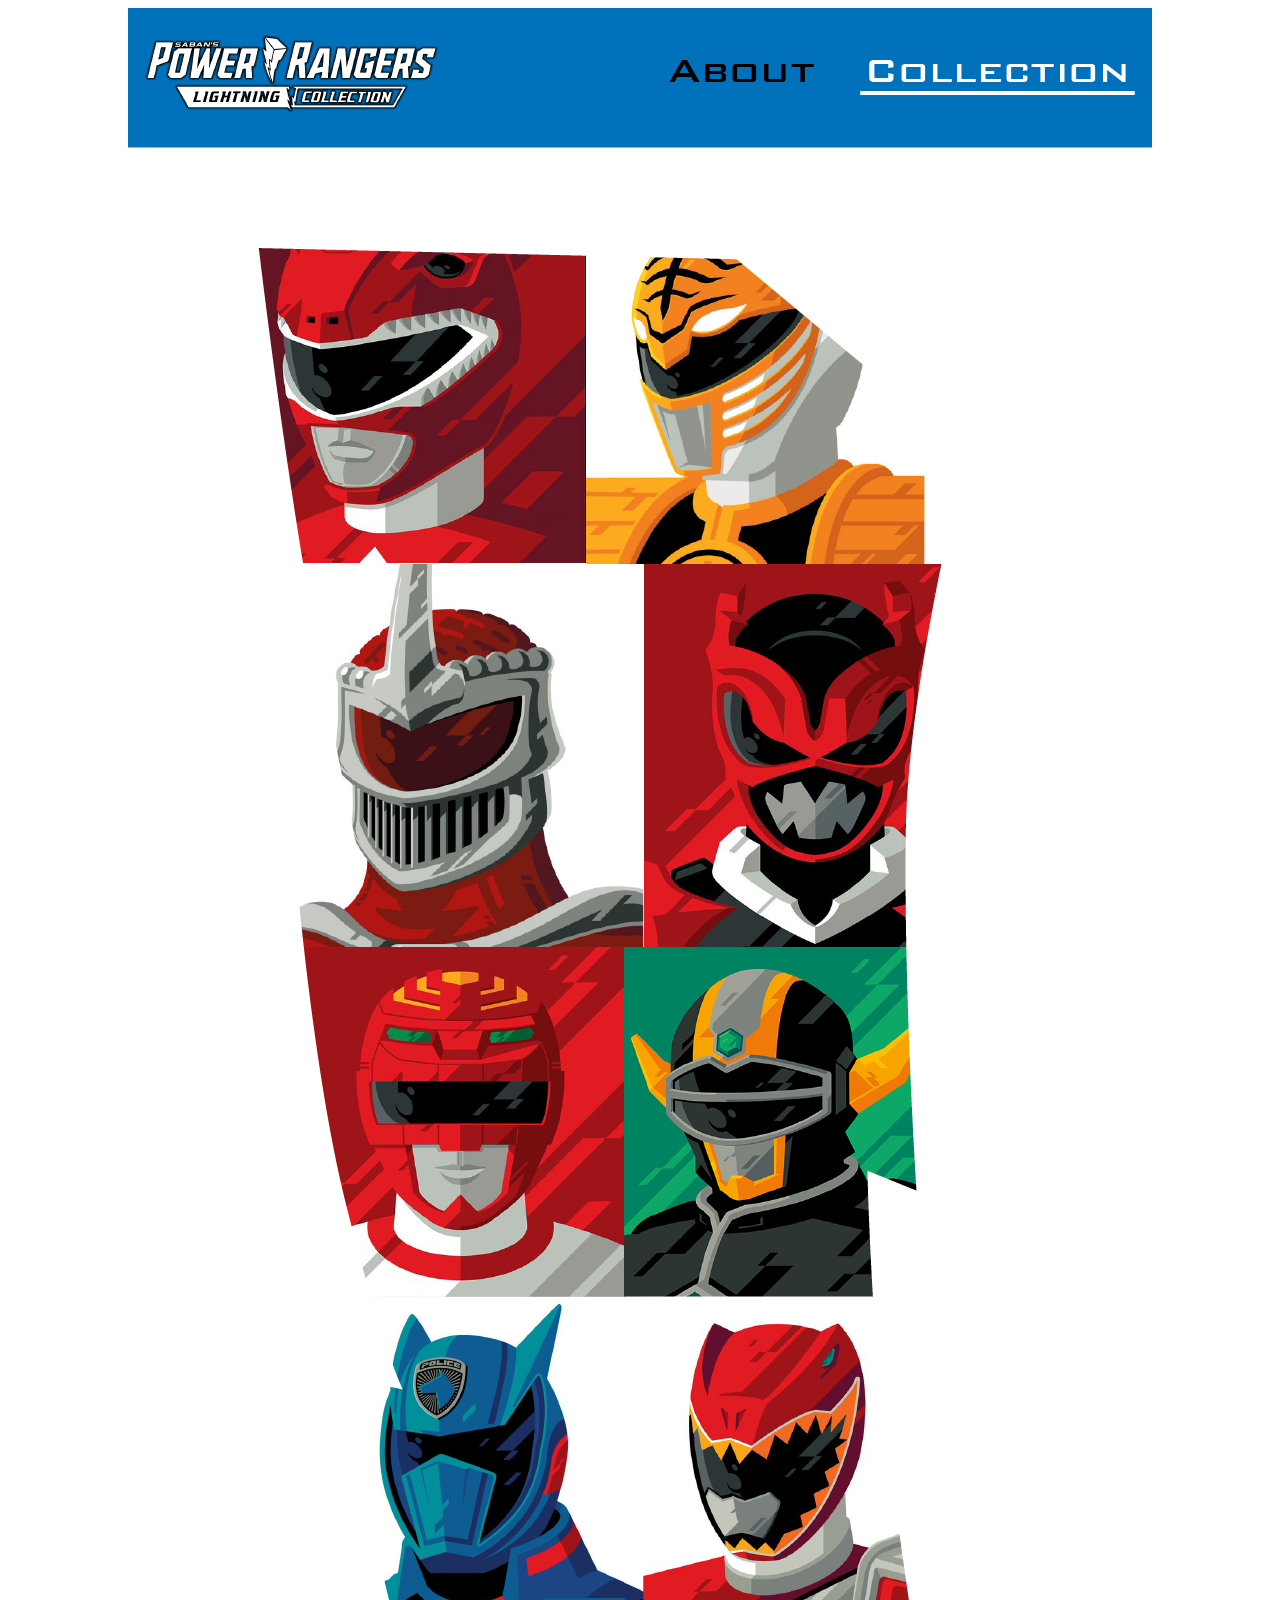
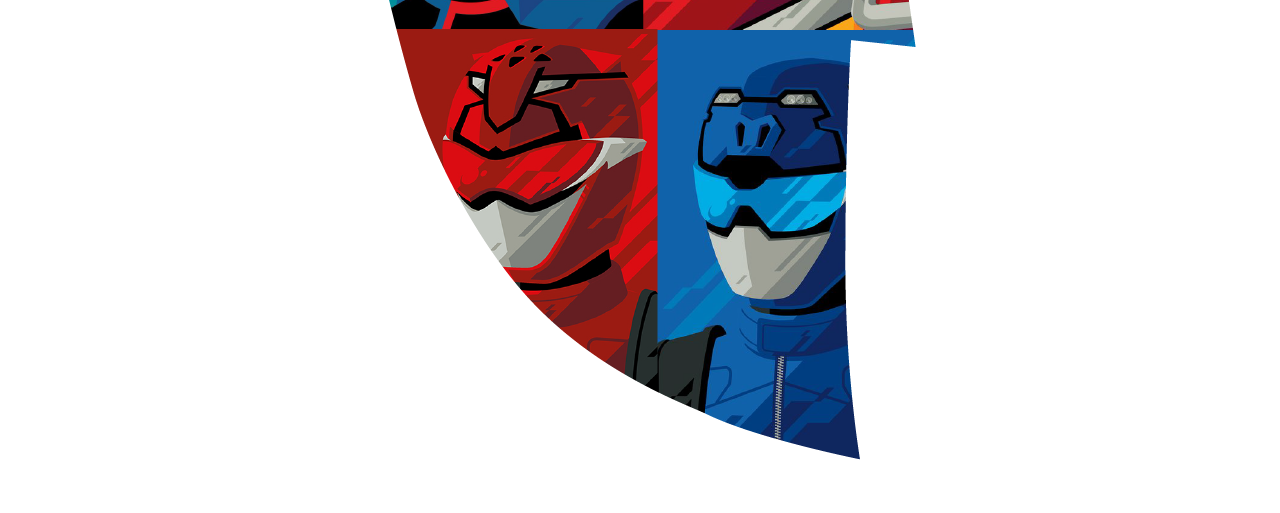
<file: webdesign/mockups/collpg/index.html>
<!DOCTYPE html>
<html>
  <head>
    <title>Collection Pages</title>
    <link rel="stylesheet" href="main.css">
  </head>
  <body>
    <div id="container">
      <div id="img"></div>
    </div>
  </body>
</html>
</file>
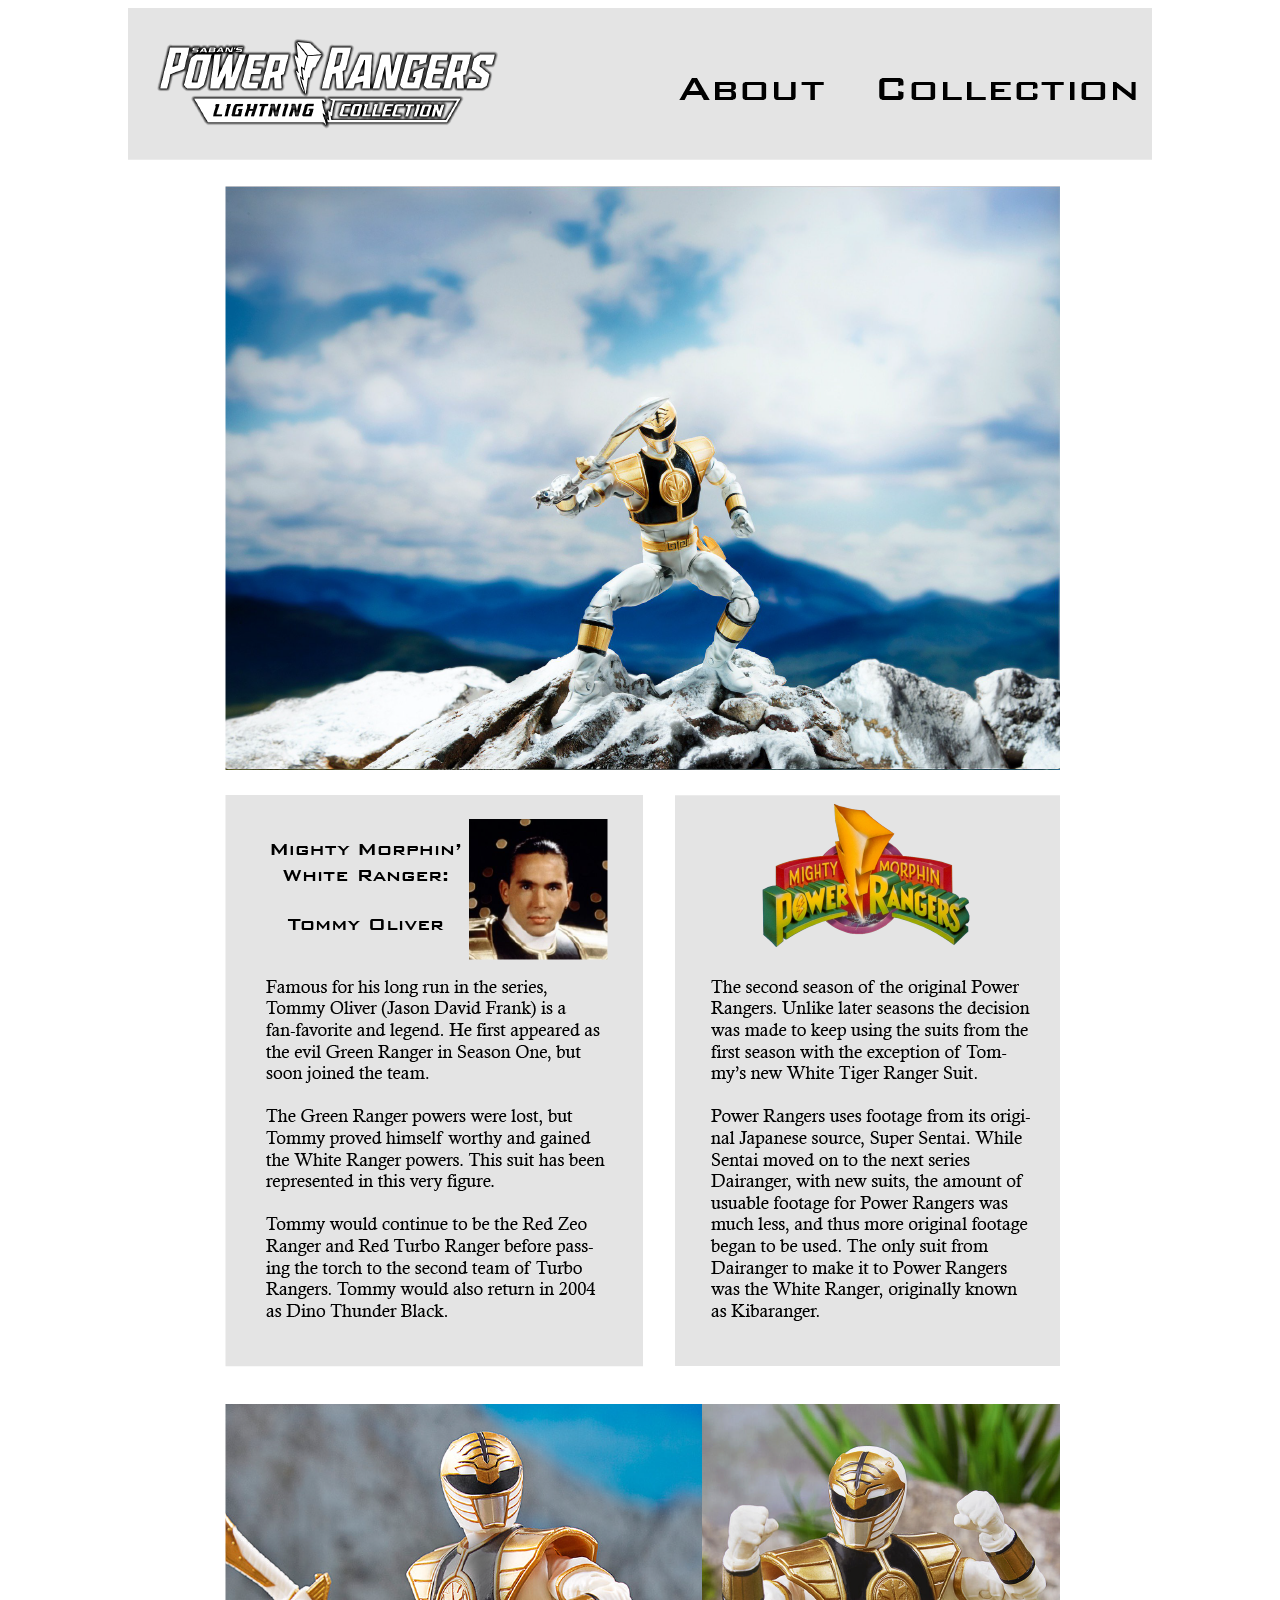
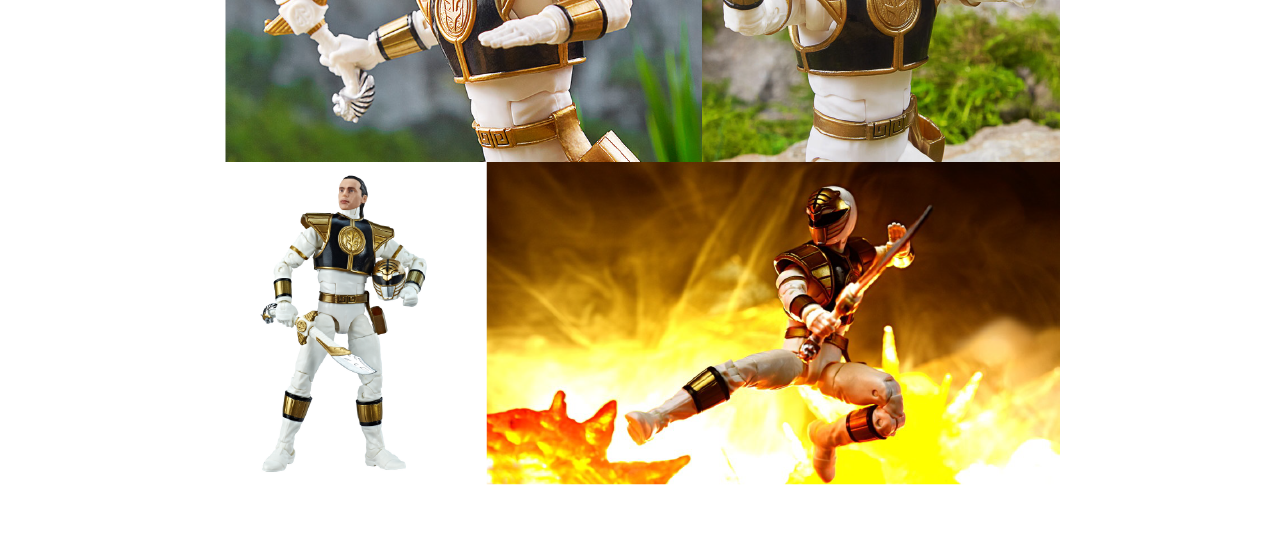
<file: webdesign/mockups/detpg/index.html>
<!DOCTYPE html>
<html>
  <head>
    <title>Detail Pages</title>
    <link rel="stylesheet" href="main.css">
  </head>
  <body>
    <div id="container">
      <div id="img"></div>
    </div>
  </body>
</html>
</file>
<file: main.css>
body {
  font-family: 'Sen', sans-serif;
  font-weight: 400;
  line-height: 1.45;
  background-color: #283747;
  color: white;
  text-align: left;
}

h1{
  font-size: 1.75em;
}

h2{
  font-size: 1.5em;
}

a {
  color: whitesmoke;
  text-decoration: none;
  border-bottom: 2px solid black;
}

a:visited{
  /* color: yellow; */
}

a:hover{
  color: #ABB2B9;
  /* border-bottom: 3px solid green; */
  transition: color .5s ease;
  /* cursor: crosshair; */
}

img {
  transition: 200ms ease-in-out;
}

img.zoom:hover{
  transform: scale(1.5)
}

img.click:hover{
  transform: scale(1.1)
}

.filler{
  margin: auto 100px;
  width: 300px;
  height: 200px;
  float: left;
}
.text{
  margin: auto 100px;
  margin-left: auto;
  margin-right: auto;
  width: 50vw;
  /* float: none; */
}

.link{
  margin: auto 1em;
  float: left;
}

.header{
  width: 100%;
  height: 100px;
  /* height: px; */
  /* padding: 60px; */
  /* height: auto; */
  /* padding: 5% 20%; */
  /* margin: 25px auto; */
  margin-left: auto;
  text-align: center;
  padding: 10px;
  /* text-align: center; */
  /*background-color: gray; /**/
}

#container{
  text-align: center;
  width: 100%;
  margin: auto;
  padding: auto auto;
}

.card {
    width: 130px;
    height: 195px;
    position: relative;
    display: inline-block;
}
.card .img-top {
    display: none;
    position: absolute;
    top: 0;
    left: 0;
    z-index: 99;
}
.card:hover .img-top {
    display: inline;
}

@media only screen and (max-width: 1440px){
  .header{height: 125px;}
  .link{font-size: 1.1em;}
}

@media only screen and (max-width: 1024px){
  .header{height: 100px;}
  .link{font-size: 0.85em;}
}

@media only screen and (max-width: 768px){
  .header{height: 125px;}
  .link{font-size: 0.75em;}
  h2{font-size: 1.25em;}
}

@media only screen and (max-width: 340px){
  .header{height: 125px;}
  .link{font-size: 0.65em;}
  h2{font-size: 1.15em;}
}
</file>
<file: webdesign/article/article.css>
body {
  font-family: 'PT Serif', serif;
  font-weight: 400;
  line-height: 1.45;
  background-color: whitesmoke;
  color: black;
  text-align: left;
}

#container{
  width: 105%;
  margin: 0 auto;
}

#img1{
  max-width: 110%;
  /* height: 450px; */
  margin-left: -2.5%;
  padding: 200px 0px;
  /* margin-left: -2.5%; */
  /* display: block; */
  position: relative;
}

#img1::after {
  content: "";
  background: url(img/journobanner.png) no-repeat center;
  background-size: 105%;
  opacity: 0.3;
  top: 0;
  left: 0;
  bottom: 0;
  right: 0;
  position: absolute;
  z-index: -1;
}

#img2{
  width: 110%;
  margin-left: -2.5%;
  padding: 150px 0px;
  /* display: block; */
  position: relative;
}

#img2::after {
  content: "";
  background: url(img/twoviews.png) no-repeat center;
  background-size: 105%;
  opacity: 0.3;
  top: 0;
  left: 0;
  bottom: 0;
  right: 0;
  position: absolute;
  z-index: -1;
}

#img3{
  width: 110%;
  margin-left: -10%;
  padding: 150px 0px;
  position: relative;
}

#img3::after {
  content: "";
  background: url(img/TooMuchWater.png) no-repeat;
  background-size: 105%;
  opacity: 0.3;
  top: 0;
  left: 0;
  bottom: 0;
  right: 0;
  position: absolute;
  background-position: -5% 0;
  z-index: -1;
}

#img4{
  width: 110%;
  margin-left: -2.5%;
  padding: 150px 0px;
  position: relative;
}

#img4::after {
  content: "";
  background: url(img/whatisaman.png);
  opacity: 0.3;
  top: 0;
  left: 0;
  bottom: 0;
  right: 0;
  position: absolute;
  z-index: -1;
}

#img5{
  width: 110%;
  margin-left: -2.5%;
  padding: 150px 0px;
  position: relative;
}

#img5::after {
  content: "";
  background: url(img/journalist.png) no-repeat center;
  /* background-position: 0 -180px; */
  background-size: 110%;
  opacity: 0.3;
  top: 0;
  left: 0;
  bottom: 0;
  right: 0;
  position: absolute;
  z-index: -1;
}

#img6{
  width: 110%;
  /* margin-left: -2.5%; */
  padding: 150px 0px;
  position: relative;
}

#img6::after {
  content: "";
  background: url(img/ps5.png) no-repeat center;
  background-position: 0 51%;
  background-size: 105%;
  opacity: 0.5;
  top: 0;
  left: 0;
  bottom: 0;
  right: 0;
  position: absolute;
  z-index: -1;
}

.heading{
  width: 65%;
  margin: 0 auto;
}

.textbox{
  width: 1080px;
  margin: 100px auto;
}

p {
  margin-bottom: 1.25em;
  font-size: 1.25em
}

h1, h2, h3, h4, h5 {
  text-align: center;
  margin: 2.75rem 0 1rem;
  font-family: 'Doppio One', sans-serif;
  font-weight: 400;
  line-height: 1.15;
  color: black;
}

h1 {
  margin-top: 0;
  font-size: 4.209em;
}

h2 {font-size: 3.157em;}

h3 {font-size: 2.369em;}

h4 {font-size: 1.777em;}

h5 {font-size: 1.333em;}

.intro {
}

ul{
  text-align: left;
}

.group:before,
.group:after {
  content: "";
  display: table;
}
.group:after {
  clear: both;
}
.group {
  zoom: 1; /* For IE 6/7 (trigger hasLayout) */
}

@media only screen and (max-width: 1440px){
  .textbox{width: 720px;}
  p {font-size: 1.15em;}
  #img1{padding: 15% 0;}
  #img2{padding: 15% 0;}
  #img3{padding: 10% 0;}
  #img4{padding: 15% 0;}
  #img5{padding: 15% 0;}
  #img6{padding: 10% 0;}
}

@media only screen and (max-width: 1024px){
  .textbox{width: 600px;}
  h1 {font-size: 3.157em;}
  h2 {font-size: 2.369em;}
  h3 {font-size: 1.777em;}
  h4 {font-size: 1.333em;}
  p {font-size: 1em;}
}



@media only screen and (max-width: 768px){
  h1 {font-size: 1.889em;}
  h2 {font-size: 1.789em;}
  h3 {font-size: 1.777em;}
  h4 {font-size: 1.333em;}
  p {font-size: 0.9em;}
  .heading{
    width: 90%;
    margin: 0 auto;
  }
  .textbox{width: 315px;}
  #img1{padding: 15% 0;}
  #img2{padding: 4% 0;}
  #img3{padding: 4% 0;}
  #img4{padding: 4% 0;}
  #img5{padding: 4% 0;}
  #img6{padding: 4% 0;}
}



@media only screen and (max-width: 340px){
  h1 {font-size: 1.6em;}
  h2 {font-size: 1.3em;}
  h3 {font-size: 1.35em;}
  h4 {font-size: 1.35em;}
  p {font-size: 0.8em;}
  .textbox{max-width: 300px;}
}
</file>
<file: webdesign/mockups/abtpg/main.css>
#img{
  background: url(../img/About_1440.png) no-repeat center;
  /* background-size: 100%; */
  height: 1036px;
  width: 100%;
}

@media only screen and (max-width: 1439px){
  #img{
    background: url(../img/About_1024.png) no-repeat center;
    /* background-size: 100%; */
    height: 730px;
  }
}

@media only screen and (max-width: 1023px){
  #img{
    background: url(../img/About_768.png) no-repeat center;
    /* background-size: 100%; */
    height: 903px;
  }
}

@media only screen and (max-width: 767px){
  #img{
    background: url(../img/About_320.png) no-repeat center;
    /* background-size: 100%; */
    height: 730px;
  }
}
</file>
<file: webdesign/mockups/collpg/main.css>
#img{
  background: url(../img/Collection_1440.png) no-repeat center;
  /* background-size: 100%; */
  height: 2493px;
  width: 100%;
}

@media only screen and (max-width: 1439px){
  #img{
    background: url(../img/Collection_1024.png) no-repeat center;
    /* background-size: 100%; */
    height: 2097px;
  }
}

@media only screen and (max-width: 1023px){
  #img{
    background: url(../img/Collection_768.png) no-repeat center;
    /* background-size: 100%; */
    height: 2205px;
  }
}

@media only screen and (max-width: 767px){
  #img{
    background: url(../img/Collection_320.png) no-repeat center;
    /* background-size: 100%; */
    height: 925px;
  }
}
</file>
<file: webdesign/mockups/detpg/main.css>
#img{
  background: url(../img/Details_1440_1.png) no-repeat center;
  /* background-size: 100%; */
  height: 3000px;
  width: 100%;
}

@media only screen and (max-width: 1439px){
  #img{
    background: url(../img/Details_1024.png) no-repeat center;
    /* background-size: 100%; */
    height: 2117px;
  }
}

@media only screen and (max-width: 1023px){
  #img{
    background: url(../img/Details_768.png) no-repeat center;
    /* background-size: 100%; */
    height: 2195px;
  }
}

@media only screen and (max-width: 767px){
  #img{
    background: url(../img/Details_320.png) no-repeat center;
    /* background-size: 100%; */
    height: 1976px;
  }
}
</file>
